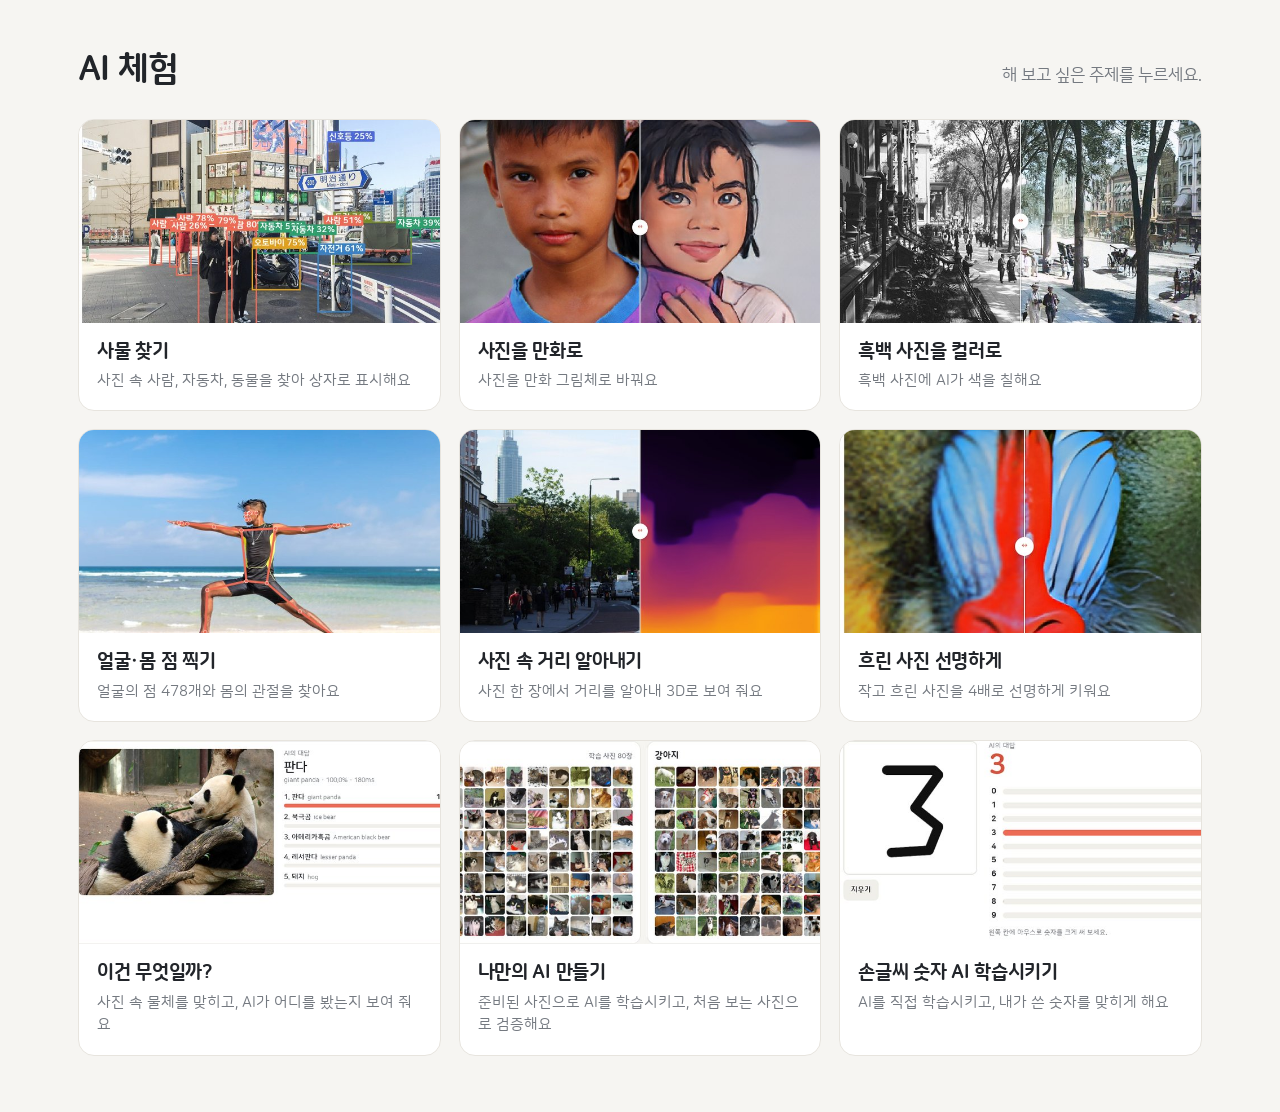
<file: index.html>
<!doctype html>
<html lang="ko">
<head>
<meta charset="utf-8">
<meta name="viewport" content="width=device-width, initial-scale=1">
<title>AI 체험</title>
<link rel="stylesheet" href="assets/css/style.css">
</head>
<body>
<main class="home">
  <div class="head">
    <h1>AI 체험</h1>
    <p class="lead">해 보고 싶은 주제를 누르세요.</p>
  </div>
  <div class="error" id="fileWarn">파일을 직접 열면 AI가 동작하지 않아요. 웹 주소(GitHub Pages 등)로 열어 주세요. 방법은 README.txt에 있어요.</div>
  <div class="menu" id="menu"></div>
</main>

<script>
  const TOPICS = [
    { id: "detect", title: "사물 찾기", desc: "사진 속 사람, 자동차, 동물을 찾아 상자로 표시해요" },
    { id: "cartoon", title: "사진을 만화로", desc: "사진을 만화 그림체로 바꿔요" },
    { id: "colorize", title: "흑백 사진을 컬러로", desc: "흑백 사진에 AI가 색을 칠해요" },
    { id: "landmarks", title: "얼굴·몸 점 찍기", desc: "얼굴의 점 478개와 몸의 관절을 찾아요" },
    { id: "depth", title: "사진 속 거리 알아내기", desc: "사진 한 장에서 거리를 알아내 3D로 보여 줘요" },
    { id: "upscale", title: "흐린 사진 선명하게", desc: "작고 흐린 사진을 4배로 선명하게 키워요" },
    { id: "classify", title: "이건 무엇일까?", desc: "사진 속 물체를 맞히고, AI가 어디를 봤는지 보여 줘요" },
    { id: "teach", title: "나만의 AI 만들기", desc: "준비된 사진으로 AI를 학습시키고, 처음 보는 사진으로 검증해요" },
    { id: "mnist", title: "손글씨 숫자 AI 학습시키기", desc: "AI를 직접 학습시키고, 내가 쓴 숫자를 맞히게 해요" },
  ];
  // 주소 끝에 ?t=detect,cartoon 처럼 붙이면 그 주제만 보여 줌
  const only = new URLSearchParams(location.search).get("t");
  const list = only ? TOPICS.filter((t) => only.split(",").includes(t.id)) : TOPICS;
  document.getElementById("menu").innerHTML = list.map((t) => `
    <a href="${t.id}.html"><img src="assets/thumbs/${t.id}.jpg" alt=""><div class="txt"><h2>${t.title}</h2><p>${t.desc}</p></div></a>`).join("");
  if (location.protocol === "file:") document.getElementById("fileWarn").classList.add("show");
</script>
</body>
</html>
</file>
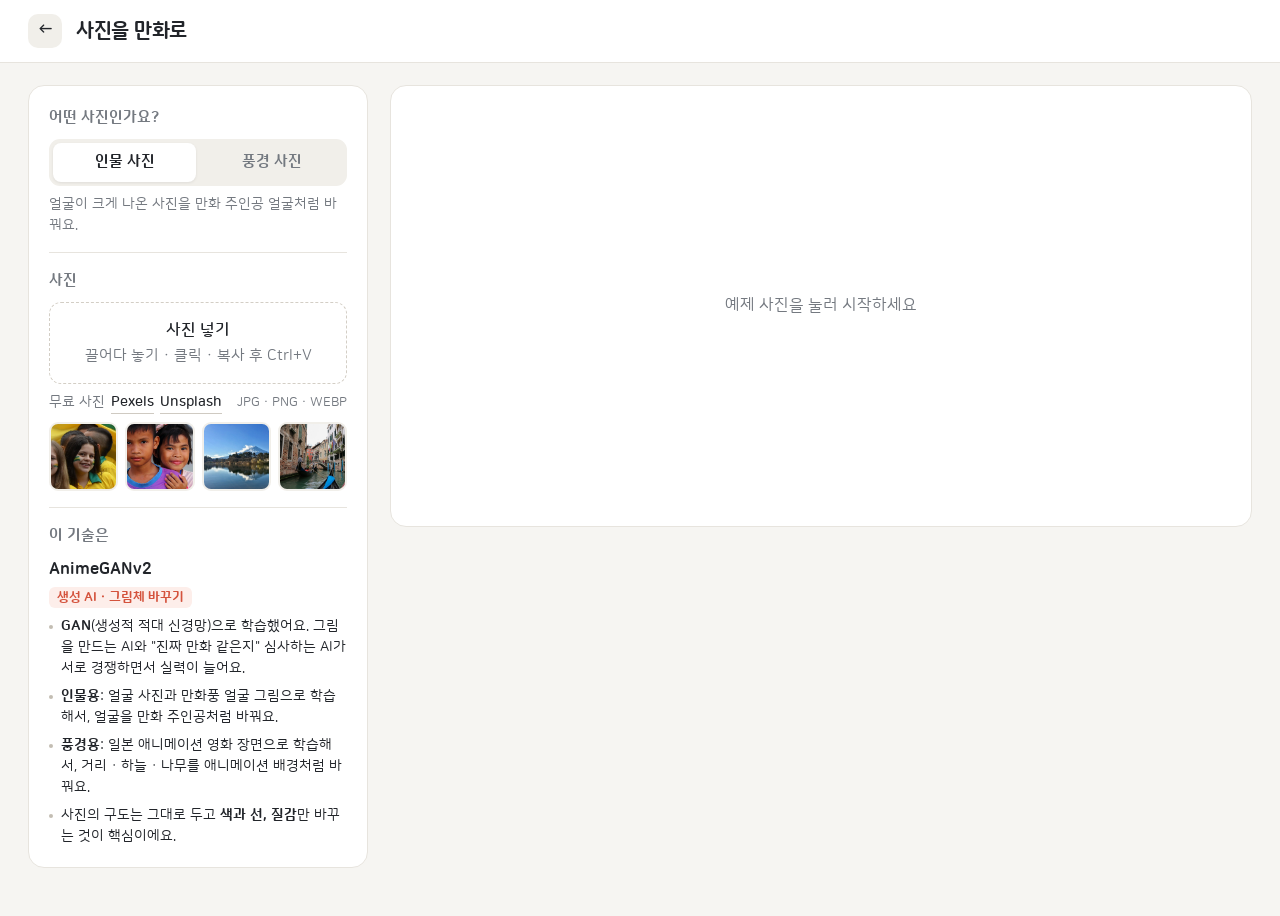
<file: cartoon.html>
<!doctype html>
<html lang="ko">
<head>
<meta charset="utf-8">
<meta name="viewport" content="width=device-width, initial-scale=1">
<title>사진을 만화로</title>
<link rel="stylesheet" href="assets/css/style.css">
</head>
<body>
<header class="top"><a class="back" href="index.html" title="처음으로">←</a><h1>사진을 만화로</h1></header>

<main class="page">
  <aside class="side">
    <section>
      <h2>어떤 사진인가요?</h2>
      <div class="tabs" id="styleSel">
        <button class="on" data-s="face" type="button">인물 사진</button>
        <button data-s="scene" type="button">풍경 사진</button>
      </div>
      <p class="small" id="styleHelp" style="margin:8px 0 0"></p>
    </section>
    <section>
      <h2>사진</h2>
      <div id="picker"></div>
    </section>
    <section class="about">
      <h2>이 기술은</h2>
      <div class="name">AnimeGANv2</div>
      <span class="field">생성 AI · 그림체 바꾸기</span>
      <ul>
        <li><b>GAN</b>(생성적 적대 신경망)으로 학습했어요. 그림을 만드는 AI와 "진짜 만화 같은지" 심사하는 AI가 서로 경쟁하면서 실력이 늘어요.</li>
        <li><b>인물용</b>: 얼굴 사진과 만화풍 얼굴 그림으로 학습해서, 얼굴을 만화 주인공처럼 바꿔요.</li>
        <li><b>풍경용</b>: 일본 애니메이션 영화 장면으로 학습해서, 거리 · 하늘 · 나무를 애니메이션 배경처럼 바꿔요.</li>
        <li>사진의 구도는 그대로 두고 <b>색과 선, 질감</b>만 바꾸는 것이 핵심이에요.</li>
      </ul>
    </section>
  </aside>

  <section class="main">
    <div class="error" id="err"></div>
    <div class="stage" id="stage">
      <div class="status" id="status"></div>
      <div class="empty" id="empty">예제 사진을 눌러 시작하세요</div>
      <div id="out" hidden>
        <div id="cmp"></div>
        <div class="row" style="margin-top:12px;justify-content:flex-end"><button class="btn ghost" id="save" type="button">결과 저장</button></div>
      </div>
    </div>
  </section>
</main>

<script src="lib/ort/ort.wasm.min.js"></script>
<script src="assets/js/common.js"></script>
<script>
(async function () {
  // AnimeGANv2 (사진 → 만화 그림체로 바꾸는 생성 AI)
  const MODELS = { face: "models/cartoon_face.onnx", scene: "models/cartoon_scene.onnx" };
  const NAMES = { face: "만화 얼굴", scene: "애니메이션 배경" };
  const HELP = { face: "얼굴이 크게 나온 사진을 만화 주인공 얼굴처럼 바꿔요.", scene: "거리 · 자연 사진을 애니메이션 영화의 배경 그림처럼 바꿔요." };
  const $ = AI.$;
  $("#picker").innerHTML = AI.pickerHTML();
  const err = AI.errorBox($("#err"));
  const loader = AI.loader($("#stage"));
  const cmp = AI.compare($("#cmp"));
  let style = "face", src = null, input = null, out = null, aiOut = null, ms = 0;

  async function run() {
    if (!src) return;
    err.hide();
    try {
      const url = MODELS[style];
      loader.show("AI 모델 불러오는 중", "9MB", 0);
      const m = await AI.loadModel(url, (p) => loader.progress(p));
      // 긴 쪽을 정한 크기로, 가로 · 세로는 8의 배수로
      // 풍경은 작게 처리하면 결과가 뿌옇게 나와서 더 크게(768) 처리
      const L = style === "scene" ? 768 : 512, r = Math.min(1, L / Math.max(src.width, src.height));
      const w = Math.max(64, Math.round((src.width * r) / 8) * 8), h = Math.max(64, Math.round((src.height * r) / 8) * 8);
      input = document.createElement("canvas"); input.width = w; input.height = h;
      const ig = input.getContext("2d", { willReadFrequently: true }); ig.imageSmoothingQuality = "high";
      ig.drawImage(src, 0, 0, w, h);
      const px = ig.getImageData(0, 0, w, h).data, n = w * h, x = new Float32Array(3 * n);
      for (let i = 0; i < n; i++) for (let k = 0; k < 3; k++) x[k * n + i] = px[i * 4 + k] / 127.5 - 1;
      loader.show("만화로 바꾸는 중", `${w}×${h}`);
      await AI.nextFrame(); await AI.sleep(30);
      const t0 = performance.now();
      const feeds = {}; feeds[m.inputNames[0]] = new ort.Tensor("float32", x, [1, 3, h, w]);
      const res = (await m.run(feeds))[m.outputNames[0]];
      ms = performance.now() - t0;
      const [, , H, W] = res.dims, N = W * H, y = res.data;
      aiOut = document.createElement("canvas"); aiOut.width = W; aiOut.height = H; aiOut.dataset.id = Date.now();
      const og = aiOut.getContext("2d"), oi = og.createImageData(W, H);
      for (let i = 0; i < N; i++) {
        for (let k = 0; k < 3; k++) oi.data[i * 4 + k] = Math.max(0, Math.min(255, Math.round((y[k * N + i] + 1) * 127.5)));
        oi.data[i * 4 + 3] = 255;
      }
      og.putImageData(oi, 0, 0);
      loader.hide();
      $("#empty").hidden = true; $("#out").hidden = false;
      show();
    } catch (e) {
      console.error(e); loader.hide();
      err.show("실행 중 문제가 생겼어요: " + (e.message || e));
    }
  }

  // 만화 효과 (영상처리) : ① 밝기를 몇 단계로 나눠 색을 평평하게 ② 주변보다 어두운 경계에 검은 선
  function boxBlur(a, w, h, r) {
    const t = new Float32Array(a.length), o = new Float32Array(a.length), k = 2 * r + 1;
    for (let y = 0; y < h; y++) {
      let s = 0; const row = y * w;
      for (let x = -r - 1; x < r; x++) s += a[row + Math.min(w - 1, Math.max(0, x))];
      for (let x = 0; x < w; x++) { s += a[row + Math.min(w - 1, x + r)] - a[row + Math.max(0, x - r - 1)]; t[row + x] = s / k; }
    }
    for (let x = 0; x < w; x++) {
      let s = 0;
      for (let y = -r - 1; y < r; y++) s += t[Math.min(h - 1, Math.max(0, y)) * w + x];
      for (let y = 0; y < h; y++) { s += t[Math.min(h - 1, y + r) * w + x] - t[Math.max(0, y - r - 1) * w + x]; o[y * w + x] = s / k; }
    }
    return o;
  }
  function toonify(c) {
    const w = c.width, h = c.height, n = w * h;
    const g = c.getContext("2d", { willReadFrequently: true }), im = g.getImageData(0, 0, w, h), d = im.data;
    const L = new Float32Array(n);
    for (let i = 0; i < n; i++) L[i] = (0.299 * d[i * 4] + 0.587 * d[i * 4 + 1] + 0.114 * d[i * 4 + 2]) / 255 + 1e-4;
    const g1 = boxBlur(L, w, h, 1), g2 = boxBlur(boxBlur(L, w, h, 2), w, h, 2);
    const LV = 7;
    const o = document.createElement("canvas"); o.width = w; o.height = h;
    const og = o.getContext("2d"), oi = og.createImageData(w, h);
    for (let i = 0; i < n; i++) {
      const lq = Math.round(L[i] * LV) / LV, lm = 0.7 * lq + 0.3 * L[i];
      const edge = Math.max(0, Math.min(1, (g2[i] - g1[i] - 0.025) / 0.03));
      const f = (lm / L[i]) * (1 - 0.8 * edge);
      for (let k = 0; k < 3; k++) oi.data[i * 4 + k] = Math.max(0, Math.min(255, d[i * 4 + k] * f));
      oi.data[i * 4 + 3] = 255;
    }
    og.putImageData(oi, 0, 0);
    return o;
  }
  function show() {
    if (!aiOut) return;
    // 풍경은 AI 결과만으로는 만화 느낌이 약해서, 윤곽선 · 색 단순화(영상처리)를 자동으로 더함
    if (!out || out.dataset.src !== String(aiOut.dataset.id)) {
      out = style === "scene" ? toonify(aiOut) : aiOut;
      out.dataset.src = String(aiOut.dataset.id);
    }
    cmp.set(input, out, "원본", NAMES[style]);
    $("#status").innerHTML = `<span class="pill accent">${NAMES[style]}</span><span class="pill">${(ms / 1000).toFixed(1)}초</span>`;
  }

  AI.$$("#styleSel button").forEach((b) => b.addEventListener("click", () => {
    AI.$$("#styleSel button").forEach((x) => x.classList.toggle("on", x === b));
    setStyle(b.dataset.s); run();
  }));
  function setStyle(s) {
    style = s;
    AI.$$("#styleSel button").forEach((x) => x.classList.toggle("on", x.dataset.s === s));
    $("#styleHelp").textContent = HELP[s];
  }
  setStyle("face");
  $("#save").addEventListener("click", () => out && AI.download(out, "AI_만화.png"));
  window.addEventListener("resize", show);

  AI.setupPicker({
    drop: $("#drop"), samplesEl: $("#samples"), maxSide: 1280,
    samples: [
      { src: "assets/samples/cartoon/fan.jpg", label: "응원하는 사람", style: "face" },
      { src: "assets/samples/cartoon/kids.jpg", label: "아이들", style: "face" },
      { src: "assets/samples/cartoon/lake.jpg", label: "호수와 산", style: "scene" },
      { src: "assets/samples/cartoon/venice.jpg", label: "베네치아 운하", style: "scene" },
    ],
    onImage: async (c, info) => { src = c; if (info && info.style) setStyle(info.style); await run(); },
    onError: (m) => err.show(m),
  });
})();
</script>
</body>
</html>
</file>
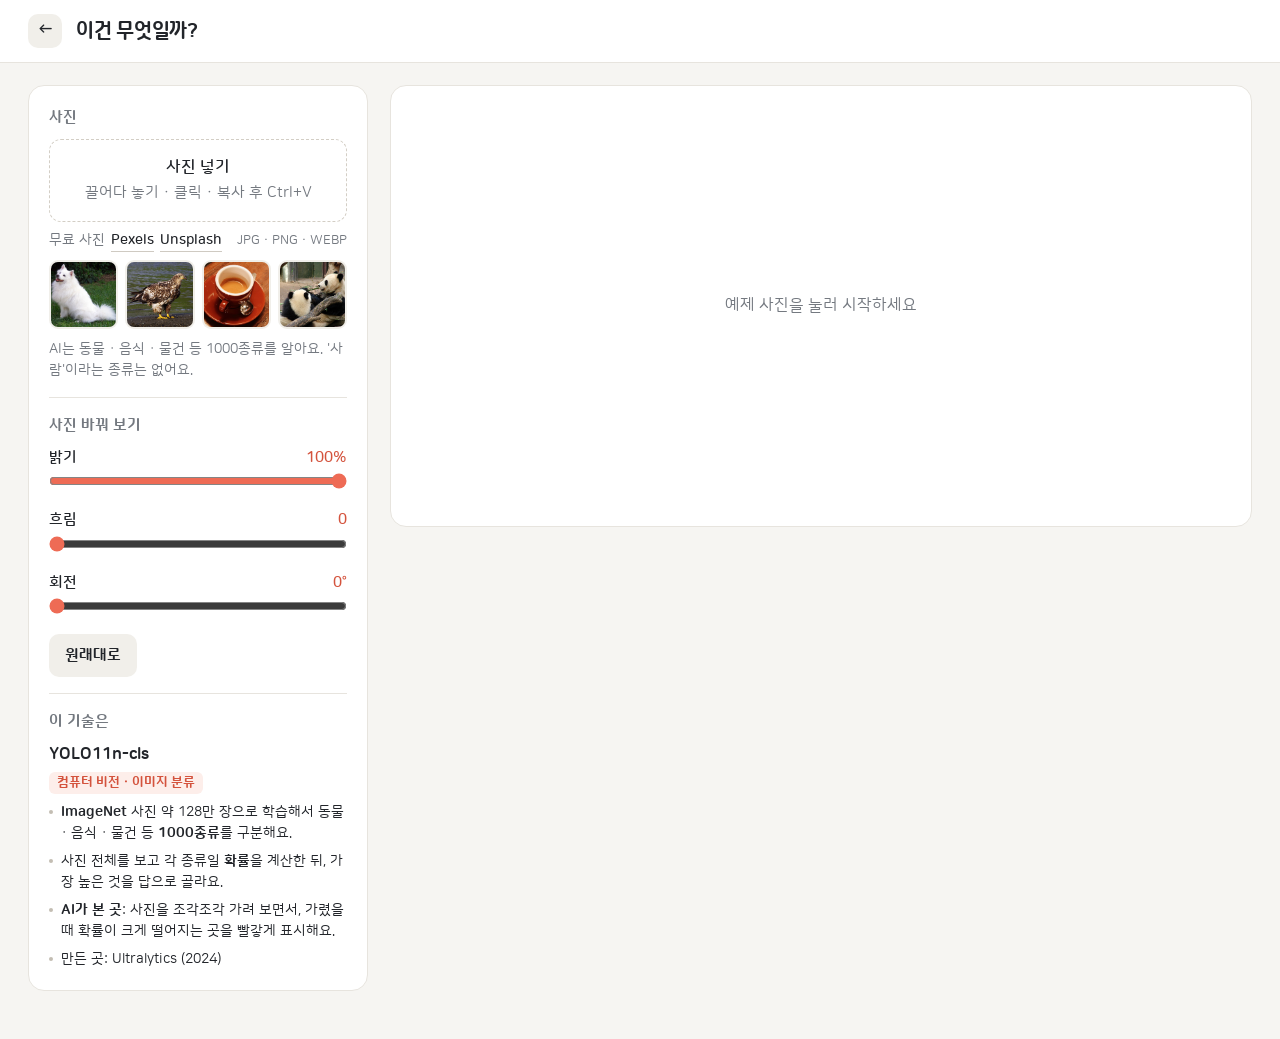
<file: classify.html>
<!doctype html>
<html lang="ko">
<head>
<meta charset="utf-8">
<meta name="viewport" content="width=device-width, initial-scale=1">
<title>이건 무엇일까?</title>
<link rel="stylesheet" href="assets/css/style.css">
<style>
  .split { display: grid; grid-template-columns: minmax(0, 1.1fr) minmax(0, 1fr); gap: 22px; align-items: start; }
  @media (max-width: 1100px) { .split { grid-template-columns: 1fr; } }
  .split canvas { display: block; max-height: 56vh; border-radius: 8px; margin: 0 auto; }
  .answer { font-size: 14px; color: var(--muted); }
  .answer b { display: block; font-size: 28px; color: var(--text); letter-spacing: -0.5px; line-height: 1.3; }
  .heat { display: grid; grid-template-columns: repeat(2, minmax(0, 1fr)); gap: 16px; margin-top: 14px; }
  .heat figure { margin: 0; } .heat figcaption { font-size: 13.5px; color: var(--muted); margin-bottom: 6px; }
  .heat canvas { width: 100%; height: auto; border-radius: 8px; display: block; }
  .legend { height: 8px; border-radius: 99px; background: linear-gradient(90deg, #00008f, #0050ff, #00dfff, #70ff8f, #ffe000, #ff5000, #8f0000); margin-top: 8px; }
</style>
</head>
<body>
<header class="top"><a class="back" href="index.html" title="처음으로">←</a><h1>이건 무엇일까?</h1></header>

<main class="page">
  <aside class="side">
    <section>
      <h2>사진</h2>
      <div id="picker"></div>
      <p class="small" style="margin:10px 0 0">AI는 동물 · 음식 · 물건 등 1000종류를 알아요. '사람'이라는 종류는 없어요.</p>
    </section>
    <section>
      <h2>사진 바꿔 보기</h2>
      <div class="ctrl"><label>밝기 <b id="brightVal">100%</b></label><input type="range" id="bright" min="0.04" max="1" step="0.02" value="1"></div>
      <div class="ctrl"><label>흐림 <b id="blurVal">0</b></label><input type="range" id="blur" min="0" max="24" step="1" value="0"></div>
      <div class="ctrl"><label>회전 <b id="rotVal">0°</b></label><input type="range" id="rot" min="0" max="180" step="10" value="0"></div>
      <button class="btn ghost" id="reset" type="button" style="margin-top:12px">원래대로</button>
    </section>
    <section class="about">
      <h2>이 기술은</h2>
      <div class="name">YOLO11n-cls</div>
      <span class="field">컴퓨터 비전 · 이미지 분류</span>
      <ul>
        <li><b>ImageNet</b> 사진 약 128만 장으로 학습해서 동물 · 음식 · 물건 등 <b>1000종류</b>를 구분해요.</li>
        <li>사진 전체를 보고 각 종류일 <b>확률</b>을 계산한 뒤, 가장 높은 것을 답으로 골라요.</li>
        <li><b>AI가 본 곳</b>: 사진을 조각조각 가려 보면서, 가렸을 때 확률이 크게 떨어지는 곳을 빨갛게 표시해요.</li>
        <li>만든 곳: Ultralytics (2024)</li>
      </ul>
    </section>
  </aside>

  <section class="main">
    <div class="error" id="err"></div>
    <div class="stage" id="stage">
      <div class="empty" id="empty">예제 사진을 눌러 시작하세요</div>
      <div class="split" id="result" hidden>
        <canvas id="view"></canvas>
        <div>
          <div class="answer">AI의 대답<b id="top1"></b></div>
          <p class="small" id="meta" style="margin:0 0 14px"></p>
          <div class="bars" id="bars"></div>
        </div>
      </div>
    </div>

    <div class="card" id="heatPanel" hidden>
      <div class="row" style="justify-content:space-between">
        <h3 style="margin:0">AI는 어디를 봤을까?</h3>
        <div class="row">
          <label class="check" style="margin:0"><input type="checkbox" id="fine"> 자세히</label>
          <button class="btn" id="heatBtn" type="button">AI가 본 곳 보기</button>
        </div>
      </div>
      <p class="small" style="margin:6px 0 0">사진을 조각조각 가려 보면서, 가렸을 때 1등 답의 확률이 크게 떨어지는 곳을 빨갛게 표시해요.</p>
      <div class="heat" id="heat" hidden>
        <figure><figcaption>AI에 들어가는 사진 (224×224)</figcaption><canvas id="input"></canvas></figure>
        <figure><figcaption id="heatCap"></figcaption><canvas id="heatmap"></canvas><div class="legend"></div>
          <div class="small" style="display:flex;justify-content:space-between"><span>가려도 그대로</span><span>확률이 크게 떨어짐</span></div></figure>
      </div>
    </div>
  </section>
</main>

<script src="lib/ort/ort.wasm.min.js"></script>
<script src="assets/js/common.js"></script>
<script src="assets/js/labels-ko.js"></script>
<script src="assets/js/yolo.js"></script>
<script>
(async function () {
  const MODEL = "models/yolo11n-cls.onnx";
  const $ = AI.$;
  $("#picker").innerHTML = AI.pickerHTML();
  const err = AI.errorBox($("#err"));
  const loader = AI.loader($("#stage"));
  let model = null, src = null, cur = null, top = [];

  async function getModel() {
    if (model) return model;
    loader.show("AI 모델 불러오는 중", "11MB", 0);
    model = await AI.loadModel(MODEL, (p) => loader.progress(p));
    return model;
  }
  const opts = () => ({ bright: +$("#bright").value, blur: +$("#blur").value, rotate: +$("#rot").value });

  async function run() {
    if (!src) return;
    err.hide();
    try {
      const m = await getModel();
      loader.hide();
      const o = opts();
      cur = o.bright !== 1 || o.blur > 0 || o.rotate ? AI.adjust(src, o) : src;
      const t0 = performance.now();
      const probs = Array.from(await YOLO.classifyData(m, YOLO.toTensorData(YOLO.classifyInput(cur))));
      const ms = performance.now() - t0;
      top = probs.map((p, i) => [p, i]).sort((a, b) => b[0] - a[0]).slice(0, 5);
      const v = $("#view"); v.width = cur.width; v.height = cur.height;
      v.getContext("2d").drawImage(cur, 0, 0);
      $("#top1").textContent = IMAGENET_KO[top[0][1]];
      $("#meta").textContent = `${IMAGENET_EN[top[0][1]]} · ${AI.pct(top[0][0], 1)} · ${Math.round(ms)}ms`;
      $("#bars").innerHTML = top.map(([p, i], k) => `
        <div class="it ${k === 0 ? "top" : ""}"><div class="name">${k + 1}. ${IMAGENET_KO[i]}<small>${IMAGENET_EN[i]}</small></div>
        <div class="val">${AI.pct(p, 1)}</div><div class="track"><i style="width:${(p * 100).toFixed(1)}%"></i></div></div>`).join("");
      $("#empty").hidden = true; $("#result").hidden = false;
      $("#heatPanel").hidden = false; $("#heat").hidden = true;
      $("#heatBtn").textContent = "AI가 본 곳 보기";
    } catch (e) {
      console.error(e); loader.hide();
      err.show("실행 중 문제가 생겼어요: " + (e.message || e));
    }
  }

  // 색 지도 (파랑 → 빨강)
  function jet(t) {
    t = Math.max(0, Math.min(1, t));
    const f = (k) => Math.max(0, Math.min(1, 1.5 - Math.abs(4 * t - k))) * 255;
    return [f(3), f(2), f(1)];
  }

  $("#heatBtn").addEventListener("click", async () => {
    if (!cur) return;
    const m = await getModel();
    const S = 224, n = $("#fine").checked ? 14 : 7, P = S / n;
    const inp = YOLO.classifyInput(cur);
    const base = YOLO.toTensorData(inp);
    const target = top[0][1], baseP = top[0][0];
    const heat = new Float32Array(n * n);
    const btn = $("#heatBtn");
    btn.disabled = true;
    for (let r = 0; r < n; r++) {
      for (let c = 0; c < n; c++) {
        const x = base.slice();
        for (let ch = 0; ch < 3; ch++)
          for (let y = r * P; y < (r + 1) * P; y++)
            for (let xx = c * P; xx < (c + 1) * P; xx++) x[ch * S * S + y * S + xx] = 0.5; // 회색으로 가리기
        heat[r * n + c] = Math.max(0, baseP - (await YOLO.classifyData(m, x))[target]);
      }
      btn.textContent = `가려 보는 중 ${Math.round(((r + 1) / n) * 100)}%`;
      await AI.nextFrame();
    }
    btn.disabled = false;
    btn.textContent = "다시 보기";
    const D = 448;
    const ic = $("#input"); ic.width = D; ic.height = D;
    ic.getContext("2d").drawImage(inp, 0, 0, D, D);
    const small = document.createElement("canvas"); small.width = n; small.height = n;
    const sg = small.getContext("2d"), im = sg.createImageData(n, n);
    const mx = Math.max(1e-6, ...heat);
    for (let i = 0; i < n * n; i++) { const [r, g, b] = jet(heat[i] / mx); im.data.set([r, g, b, 255], i * 4); }
    sg.putImageData(im, 0, 0);
    const hc = $("#heatmap"); hc.width = D; hc.height = D;
    const hg = hc.getContext("2d");
    hg.drawImage(inp, 0, 0, D, D);
    hg.globalAlpha = 0.5;
    hg.drawImage(small, 0, 0, D, D);
    hg.globalAlpha = 1;
    $("#heatCap").textContent = `'${IMAGENET_KO[target]}' 확률이 떨어진 정도 (최대 −${(mx * 100).toFixed(0)}%p)`;
    $("#heat").hidden = false;
  });

  const label = () => {
    $("#brightVal").textContent = Math.round(+$("#bright").value * 100) + "%";
    $("#blurVal").textContent = $("#blur").value;
    $("#rotVal").textContent = $("#rot").value + "°";
  };
  let t = null;
  for (const id of ["#bright", "#blur", "#rot"]) $(id).addEventListener("input", () => { label(); clearTimeout(t); t = setTimeout(run, 120); });
  $("#reset").addEventListener("click", () => { $("#bright").value = 1; $("#blur").value = 0; $("#rot").value = 0; label(); run(); });

  AI.setupPicker({
    drop: $("#drop"), samplesEl: $("#samples"), maxSide: 1024,
    samples: [
      { src: "assets/samples/classify/dog.jpg", label: "강아지" },
      { src: "assets/samples/classify/eagle.jpg", label: "독수리" },
      { src: "assets/samples/classify/coffee.jpg", label: "커피잔" },
      { src: "assets/samples/classify/panda.jpg", label: "판다" },
    ],
    onImage: async (c) => { src = c; await run(); },
    onError: (m) => err.show(m),
  });
})();
</script>
</body>
</html>
</file>
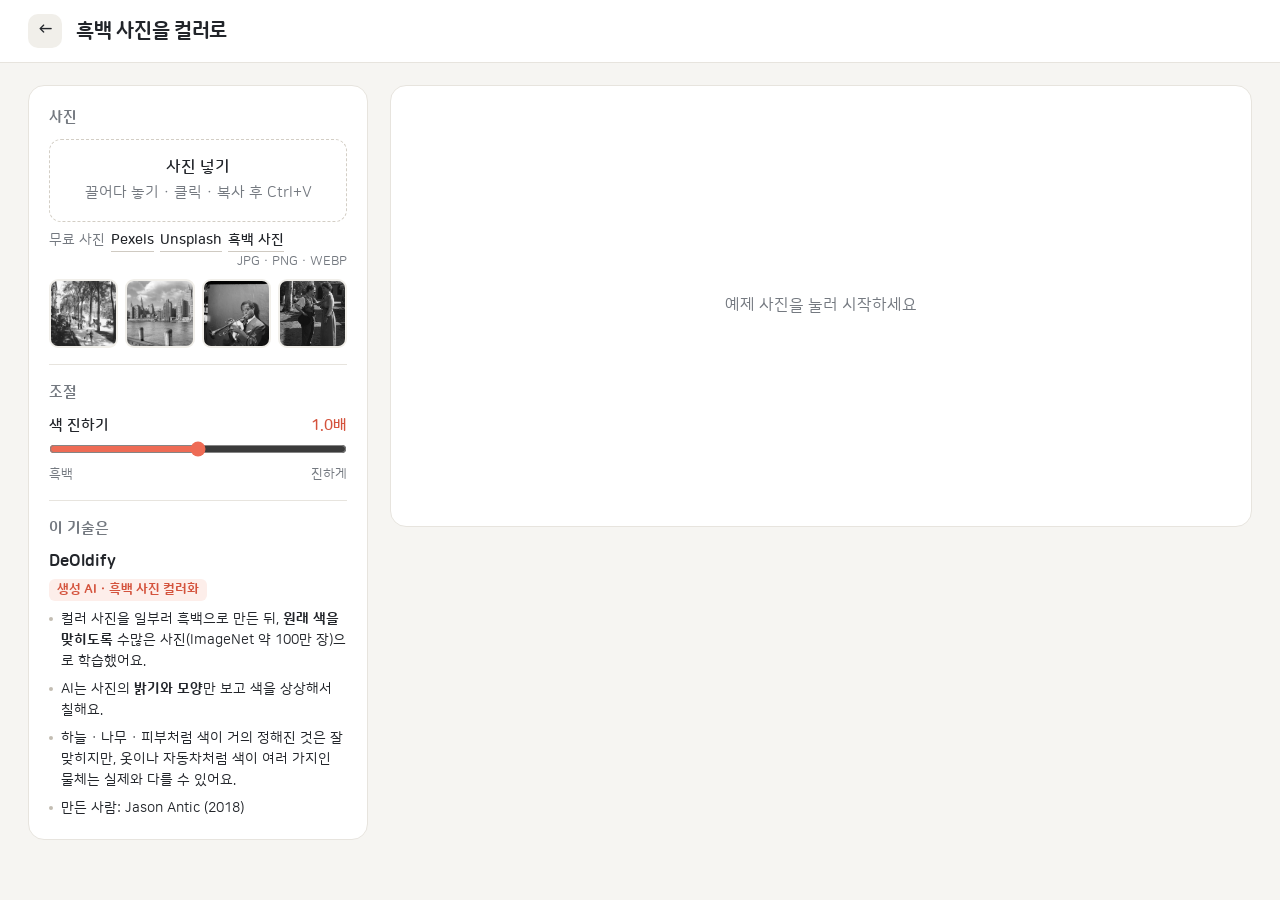
<file: colorize.html>
<!doctype html>
<html lang="ko">
<head>
<meta charset="utf-8">
<meta name="viewport" content="width=device-width, initial-scale=1">
<title>흑백 사진을 컬러로</title>
<link rel="stylesheet" href="assets/css/style.css">
</head>
<body>
<header class="top"><a class="back" href="index.html" title="처음으로">←</a><h1>흑백 사진을 컬러로</h1></header>

<main class="page">
  <aside class="side">
    <section>
      <h2>사진</h2>
      <div id="picker"></div>
    </section>
    <section>
      <h2>조절</h2>
      <div class="ctrl">
        <label>색 진하기 <b id="satVal">1.0배</b></label>
        <input type="range" id="sat" min="0" max="2" step="0.1" value="1">
        <div class="ends"><span>흑백</span><span>진하게</span></div>
      </div>
    </section>
    <section class="about">
      <h2>이 기술은</h2>
      <div class="name">DeOldify</div>
      <span class="field">생성 AI · 흑백 사진 컬러화</span>
      <ul>
        <li>컬러 사진을 일부러 흑백으로 만든 뒤, <b>원래 색을 맞히도록</b> 수많은 사진(ImageNet 약 100만 장)으로 학습했어요.</li>
        <li>AI는 사진의 <b>밝기와 모양</b>만 보고 색을 상상해서 칠해요.</li>
        <li>하늘 · 나무 · 피부처럼 색이 거의 정해진 것은 잘 맞히지만, 옷이나 자동차처럼 색이 여러 가지인 물체는 실제와 다를 수 있어요.</li>
        <li>만든 사람: Jason Antic (2018)</li>
      </ul>
    </section>
  </aside>

  <section class="main">
    <div class="error" id="err"></div>
    <div class="stage" id="stage">
      <div class="status" id="status"></div>
      <div class="empty" id="empty">예제 사진을 눌러 시작하세요</div>
      <div id="out" hidden>
        <div id="cmp"></div>
        <div class="row" style="margin-top:12px;justify-content:space-between">
          <div class="tabs" id="leftSel">
            <button class="on" data-k="gray" type="button">흑백</button>
            <button data-k="orig" type="button">원래 색</button>
          </div>
          <button class="btn ghost" id="save" type="button">결과 저장</button>
        </div>
      </div>
    </div>
  </section>
</main>

<script src="lib/ort/ort.wasm.min.js"></script>
<script src="assets/js/common.js"></script>
<script>
(async function () {
  // DeOldify (artistic) : 흑백 사진 → 색 예측. 64MB 를 11MB 조각 6개로 나눠 둠 (GitHub 웹 업로드 제한)
  const MODEL = [0, 1, 2, 3, 4, 5].map((i) => "models/colorize/deoldify.part" + i);
  const $ = AI.$;
  $("#picker").innerHTML = AI.pickerHTML(` <a href="https://www.pexels.com/ko-kr/search/black%20and%20white/" target="_blank" rel="noopener">흑백 사진</a>`);
  const err = AI.errorBox($("#err"));
  const loader = AI.loader($("#stage"));
  const cmp = AI.compare($("#cmp"));
  let model = null, src = null, isColor = false, gray = null, L = null, A = null, B = null, out = null, left = "gray";

  async function getModel() {
    if (model) return model;
    loader.show("AI 모델 불러오는 중", "64MB · 처음 한 번만", 0);
    model = await AI.loadModel(MODEL, (p) => loader.progress(p));
    return model;
  }

  /* sRGB ↔ Lab */
  const lin = (c) => (c <= 0.04045 ? c / 12.92 : ((c + 0.055) / 1.055) ** 2.4);
  const gam = (c) => (c <= 0.0031308 ? 12.92 * c : 1.055 * c ** (1 / 2.4) - 0.055);
  const fx = (t) => (t > 0.008856 ? Math.cbrt(t) : 7.787 * t + 16 / 116);
  const fi = (t) => (t > 0.206893 ? t * t * t : (t - 16 / 116) / 7.787);
  function rgb2lab(r, g, b) {
    r = lin(r / 255); g = lin(g / 255); b = lin(b / 255);
    const X = (0.4124 * r + 0.3576 * g + 0.1805 * b) / 0.95047, Y = 0.2126 * r + 0.7152 * g + 0.0722 * b, Z = (0.0193 * r + 0.1192 * g + 0.9505 * b) / 1.08883;
    const x = fx(X), y = fx(Y), z = fx(Z);
    return [116 * y - 16, 500 * (x - y), 200 * (y - z)];
  }
  function lab2rgb(l, a, b) {
    const y = (l + 16) / 116, x = y + a / 500, z = y - b / 200;
    const X = fi(x) * 0.95047, Y = fi(y), Z = fi(z) * 1.08883;
    const r = 3.2406 * X - 1.5372 * Y - 0.4986 * Z, g = -0.9689 * X + 1.8758 * Y + 0.0415 * Z, bb = 0.0557 * X - 0.204 * Y + 1.057 * Z;
    return [gam(r), gam(g), gam(bb)].map((v) => Math.max(0, Math.min(255, Math.round(v * 255))));
  }

  async function run() {
    if (!src) return;
    err.hide();
    try {
      const m = await getModel();
      const w = src.width, h = src.height, n = w * h;
      const px = src.getContext("2d").getImageData(0, 0, w, h).data;
      // 컬러 사진인지 확인 → 흑백 만들기
      let diff = 0;
      for (let i = 0; i < px.length; i += 16) diff += Math.abs(px[i] - px[i + 1]) + Math.abs(px[i + 1] - px[i + 2]);
      isColor = diff / (px.length / 16) > 6;
      gray = document.createElement("canvas"); gray.width = w; gray.height = h;
      const gg = gray.getContext("2d"), gi = gg.createImageData(w, h);
      L = new Float32Array(n);
      for (let i = 0; i < n; i++) {
        const v = Math.round(0.299 * px[i * 4] + 0.587 * px[i * 4 + 1] + 0.114 * px[i * 4 + 2]);
        gi.data[i * 4] = gi.data[i * 4 + 1] = gi.data[i * 4 + 2] = v; gi.data[i * 4 + 3] = 255;
        L[i] = rgb2lab(v, v, v)[0];
      }
      gg.putImageData(gi, 0, 0);
      // AI 에 넣기 (정사각형으로 줄인 흑백, 0~255)
      const S = 256;
      const sq = document.createElement("canvas"); sq.width = S; sq.height = S;
      const sg = sq.getContext("2d", { willReadFrequently: true }); sg.imageSmoothingQuality = "high";
      sg.drawImage(gray, 0, 0, S, S);
      const sp = sg.getImageData(0, 0, S, S).data, x = new Float32Array(3 * S * S);
      for (let i = 0; i < S * S; i++) x[i] = x[S * S + i] = x[2 * S * S + i] = sp[i * 4];
      loader.show("AI가 색을 칠하는 중", `${S}×${S}`);
      await AI.nextFrame(); await AI.sleep(30);
      const t0 = performance.now();
      const feeds = {}; feeds[m.inputNames[0]] = new ort.Tensor("float32", x, [1, 3, S, S]);
      const y = (await m.run(feeds))[m.outputNames[0]].data;
      const ms = performance.now() - t0;
      // 결과(정사각형) → 원래 크기로 늘려서 색(a, b)만 가져오기
      const oc = document.createElement("canvas"); oc.width = S; oc.height = S;
      const og = oc.getContext("2d"), oi = og.createImageData(S, S);
      for (let i = 0; i < S * S; i++) {
        for (let k = 0; k < 3; k++) oi.data[i * 4 + k] = Math.max(0, Math.min(255, y[k * S * S + i]));
        oi.data[i * 4 + 3] = 255;
      }
      og.putImageData(oi, 0, 0);
      const big = document.createElement("canvas"); big.width = w; big.height = h;
      const bg = big.getContext("2d", { willReadFrequently: true }); bg.imageSmoothingQuality = "high";
      bg.drawImage(oc, 0, 0, w, h);
      const bp = bg.getImageData(0, 0, w, h).data;
      A = new Float32Array(n); B = new Float32Array(n);
      for (let i = 0; i < n; i++) { const lab = rgb2lab(bp[i * 4], bp[i * 4 + 1], bp[i * 4 + 2]); A[i] = lab[1]; B[i] = lab[2]; }
      loader.hide();
      compose();
      $("#leftSel").hidden = !isColor;
      if (!isColor) left = "gray";
      $("#status").innerHTML = `<span class="pill accent">${isColor ? "컬러 사진 → 흑백 → AI 색칠" : "흑백 사진 → AI 색칠"}</span><span class="pill">${(ms / 1000).toFixed(1)}초</span>`;
      $("#empty").hidden = true; $("#out").hidden = false;
      show();
    } catch (e) {
      console.error(e); loader.hide();
      err.show("실행 중 문제가 생겼어요: " + (e.message || e));
    }
  }

  // 밝기(L)는 원래 사진 그대로, 색(a, b)만 AI 의 것 사용
  function compose() {
    const w = src.width, h = src.height, k = +$("#sat").value;
    out = document.createElement("canvas"); out.width = w; out.height = h;
    const g = out.getContext("2d"), im = g.createImageData(w, h);
    for (let i = 0; i < w * h; i++) {
      const [r, gg, b] = lab2rgb(L[i], A[i] * k, B[i] * k);
      im.data[i * 4] = r; im.data[i * 4 + 1] = gg; im.data[i * 4 + 2] = b; im.data[i * 4 + 3] = 255;
    }
    g.putImageData(im, 0, 0);
  }
  const show = () => out && cmp.set(left === "orig" ? src : gray, out, left === "orig" ? "원래 색" : "흑백", "AI 색칠");

  AI.$$("#leftSel button").forEach((b) => b.addEventListener("click", () => {
    AI.$$("#leftSel button").forEach((x) => x.classList.toggle("on", x === b));
    left = b.dataset.k; show();
  }));
  $("#sat").addEventListener("input", () => { $("#satVal").textContent = (+$("#sat").value).toFixed(1) + "배"; if (A) { compose(); show(); } });
  $("#save").addEventListener("click", () => out && AI.download(out, "AI_컬러.png"));
  window.addEventListener("resize", show);

  AI.setupPicker({
    drop: $("#drop"), samplesEl: $("#samples"), maxSide: 1024,
    samples: [
      { src: "assets/samples/colorize/street1910.jpg", label: "가로수 길 (1900년대)" },
      { src: "assets/samples/colorize/river1931.jpg", label: "뉴욕 강가 (1931년)" },
      { src: "assets/samples/colorize/trumpet1946.jpg", label: "루이 암스트롱 (1946년)" },
      { src: "assets/samples/colorize/friends1919.jpg", label: "헬렌 켈러와 찰리 채플린 (1919년)" },
    ],
    onImage: async (c) => {
      src = c; left = "gray";
      AI.$$("#leftSel button").forEach((x) => x.classList.toggle("on", x.dataset.k === "gray"));
      await run();
    },
    onError: (m) => err.show(m),
  });
})();
</script>
</body>
</html>
</file>
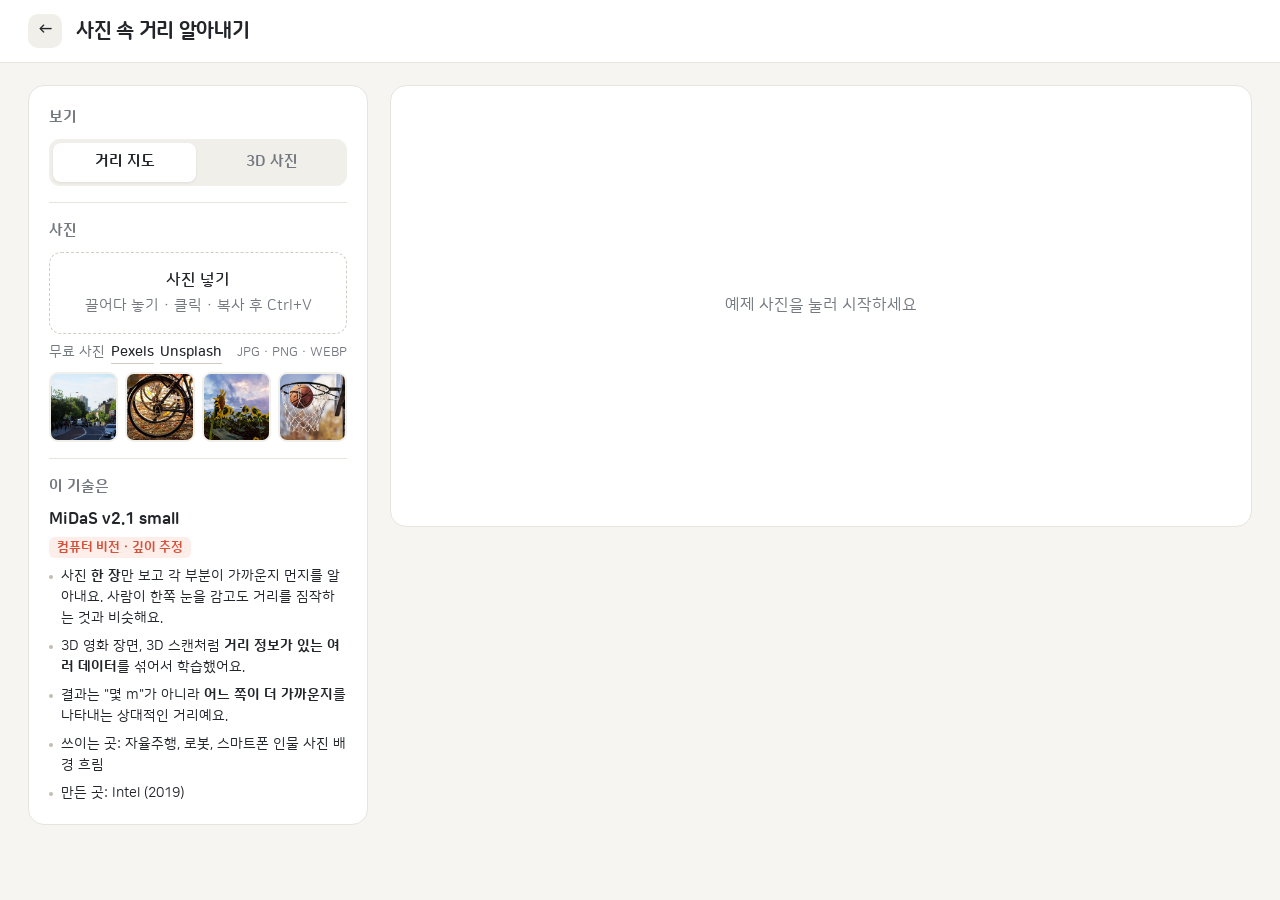
<file: depth.html>
<!doctype html>
<html lang="ko">
<head>
<meta charset="utf-8">
<meta name="viewport" content="width=device-width, initial-scale=1">
<title>사진 속 거리 알아내기</title>
<link rel="stylesheet" href="assets/css/style.css">
<style>
  #gl { display: block; margin: 0 auto; border-radius: 8px; cursor: move; max-width: 100%; }
  .how3d { margin-top: 12px; background: var(--soft); border-radius: 10px; padding: 10px 12px; font-size: 13.5px; }
  .how3d ol { margin: 6px 0 0; padding-left: 18px; display: grid; gap: 4px; color: #4a4e55; }
  .legend { height: 8px; border-radius: 99px; background: linear-gradient(90deg, #000004, #420a68, #932667, #dd513a, #fca50a, #fcffa4); margin-top: 10px; }
</style>
</head>
<body>
<header class="top"><a class="back" href="index.html" title="처음으로">←</a><h1>사진 속 거리 알아내기</h1></header>

<main class="page">
  <aside class="side">
    <section>
      <h2>보기</h2>
      <div class="tabs" id="mode">
        <button class="on" data-m="map" type="button">거리 지도</button>
        <button data-m="3d" type="button">3D 사진</button>
      </div>
      <div class="ctrl" id="d3Ctrl" style="margin-top:12px" hidden>
        <label>입체감 <b id="d3Val">1.0</b></label>
        <input type="range" id="d3" min="0.2" max="2.5" step="0.1" value="1">
        <p class="small" style="margin:6px 0 0">사진 위에서 마우스를 움직여 보세요.</p>
        <div class="how3d">
          <b>3D 사진은 이렇게 만들어요</b>
          <ol>
            <li>AI가 만든 <b>거리 지도</b>로 사진의 점마다 가까운지 먼지를 알아요.</li>
            <li>마우스를 움직이면 <b>가까운 점은 많이, 먼 점은 조금</b> 옮겨서 다시 그려요.</li>
            <li>기차 창밖을 볼 때 가까운 나무는 빨리, 먼 산은 천천히 지나가는 것과 같은 원리(<b>시차</b>)라서 눈이 입체로 느껴요.</li>
            <li>그림은 그래픽카드(WebGL)가 1초에 수십 번 새로 그려요.</li>
            <li>원래 사진에 없던 뒷부분을 새로 만들지는 않아요. 그래서 입체감을 키우면 물체 가장자리가 늘어나 보여요.</li>
          </ol>
        </div>
      </div>
    </section>
    <section>
      <h2>사진</h2>
      <div id="picker"></div>
    </section>
    <section class="about">
      <h2>이 기술은</h2>
      <div class="name">MiDaS v2.1 small</div>
      <span class="field">컴퓨터 비전 · 깊이 추정</span>
      <ul>
        <li>사진 <b>한 장</b>만 보고 각 부분이 가까운지 먼지를 알아내요. 사람이 한쪽 눈을 감고도 거리를 짐작하는 것과 비슷해요.</li>
        <li>3D 영화 장면, 3D 스캔처럼 <b>거리 정보가 있는 여러 데이터</b>를 섞어서 학습했어요.</li>
        <li>결과는 "몇 m"가 아니라 <b>어느 쪽이 더 가까운지</b>를 나타내는 상대적인 거리예요.</li>
        <li>쓰이는 곳: 자율주행, 로봇, 스마트폰 인물 사진 배경 흐림</li>
        <li>만든 곳: Intel (2019)</li>
      </ul>
    </section>
  </aside>

  <section class="main">
    <div class="error" id="err"></div>
    <div class="stage" id="stage">
      <div class="status" id="status"></div>
      <div class="empty" id="empty">예제 사진을 눌러 시작하세요</div>
      <div id="out" hidden>
        <div id="cmp"></div>
        <canvas id="gl" hidden></canvas>
        <div id="legendBox" style="max-width:420px;margin:12px auto 0">
          <div class="legend"></div>
          <div class="small" style="display:flex;justify-content:space-between"><span>멀다</span><span>가깝다</span></div>
        </div>
      </div>
    </div>
  </section>
</main>

<script src="lib/ort/ort.wasm.min.js"></script>
<script src="assets/js/common.js"></script>
<script>
(async function () {
  const MODEL = "models/depth_midas_small.onnx"; // MiDaS v2.1 small
  const $ = AI.$;
  $("#picker").innerHTML = AI.pickerHTML();
  const err = AI.errorBox($("#err"));
  const loader = AI.loader($("#stage"));
  const cmp = AI.compare($("#cmp"));
  let model = null, src = null, depth = null, depthCanvas = null, colorMap = null, mode = "map";

  async function getModel() {
    if (model) return model;
    loader.show("AI 모델 불러오는 중", "17MB", 0);
    model = await AI.loadModel(MODEL, (p) => loader.progress(p));
    return model;
  }

  // 색 지도 (멀다: 검정 · 보라 → 가깝다: 주황 · 노랑)
  const STOPS = [[0, 0, 4], [66, 10, 104], [147, 38, 103], [221, 81, 58], [252, 165, 10], [252, 255, 164]];
  function inferno(t) {
    t = Math.max(0, Math.min(1, t)) * (STOPS.length - 1);
    const i = Math.min(STOPS.length - 2, Math.floor(t)), f = t - i;
    return STOPS[i].map((v, k) => Math.round(v + (STOPS[i + 1][k] - v) * f));
  }

  async function run() {
    if (!src) return;
    err.hide();
    try {
      const m = await getModel();
      const S = 256;
      const sq = document.createElement("canvas"); sq.width = S; sq.height = S;
      const sg = sq.getContext("2d", { willReadFrequently: true }); sg.imageSmoothingQuality = "high";
      sg.drawImage(src, 0, 0, S, S);
      const px = sg.getImageData(0, 0, S, S).data, n = S * S, x = new Float32Array(3 * n);
      const mean = [0.485, 0.456, 0.406], std = [0.229, 0.224, 0.225];
      for (let i = 0; i < n; i++) for (let k = 0; k < 3; k++) x[k * n + i] = (px[i * 4 + k] / 255 - mean[k]) / std[k];
      loader.show("거리를 계산하는 중");
      await AI.nextFrame();
      const t0 = performance.now();
      const feeds = {}; feeds[m.inputNames[0]] = new ort.Tensor("float32", x, [1, 3, S, S]);
      const y = (await m.run(feeds))[m.outputNames[0]].data;
      const ms = performance.now() - t0;
      // 0(멀다) ~ 1(가깝다) 로 맞추기
      let lo = Infinity, hi = -Infinity;
      for (let i = 0; i < n; i++) { lo = Math.min(lo, y[i]); hi = Math.max(hi, y[i]); }
      const d = document.createElement("canvas"); d.width = S; d.height = S;
      const dg = d.getContext("2d"), di = dg.createImageData(S, S);
      for (let i = 0; i < n; i++) { const v = Math.round(((y[i] - lo) / (hi - lo + 1e-9)) * 255); di.data.set([v, v, v, 255], i * 4); }
      dg.putImageData(di, 0, 0);
      // 원래 사진 크기로 늘리기
      depthCanvas = document.createElement("canvas"); depthCanvas.width = src.width; depthCanvas.height = src.height;
      const bg = depthCanvas.getContext("2d", { willReadFrequently: true }); bg.imageSmoothingQuality = "high";
      bg.drawImage(d, 0, 0, src.width, src.height);
      const bp = bg.getImageData(0, 0, src.width, src.height).data;
      depth = new Float32Array(src.width * src.height);
      colorMap = document.createElement("canvas"); colorMap.width = src.width; colorMap.height = src.height;
      const cg = colorMap.getContext("2d"), ci = cg.createImageData(src.width, src.height);
      for (let i = 0; i < depth.length; i++) { depth[i] = bp[i * 4] / 255; ci.data.set([...inferno(depth[i]), 255], i * 4); }
      cg.putImageData(ci, 0, 0);
      loader.hide();
      $("#status").innerHTML = `<span class="pill">${Math.round(ms)}ms</span>`;
      $("#empty").hidden = true; $("#out").hidden = false;
      glReady = false;
      render();
    } catch (e) {
      console.error(e); loader.hide();
      err.show("실행 중 문제가 생겼어요: " + (e.message || e));
    }
  }

  function render() {
    if (!depth) return;
    $("#cmp").hidden = mode !== "map";
    $("#gl").hidden = mode !== "3d";
    $("#legendBox").hidden = mode !== "map";
    $("#d3Ctrl").hidden = mode !== "3d";
    if (mode === "map") cmp.set(src, colorMap, "사진", "거리 지도");
    else start3d();
  }

  /* 3D 사진 : 가까운 곳은 많이, 먼 곳은 조금 움직여서 입체처럼 보이게 (WebGL) */
  let gl = null, prog = null, glReady = false, mouse = [0, 0], auto = true, raf = 0;
  function start3d() {
    const c = $("#gl");
    const avail = $("#stage").clientWidth - 34, vh = window.innerHeight * 0.66;
    const k = Math.min(avail / src.width, vh / src.height);
    c.width = Math.round(src.width * k); c.height = Math.round(src.height * k);
    if (!gl) {
      gl = c.getContext("webgl");
      if (!gl) { err.show("이 컴퓨터에서는 3D 보기를 쓸 수 없어요 (WebGL 없음)."); return; }
      const vs = `attribute vec2 p; varying vec2 uv; void main(){ uv = p * 0.5 + 0.5; uv.y = 1.0 - uv.y; gl_Position = vec4(p, 0.0, 1.0); }`;
      const fs = `precision mediump float; varying vec2 uv; uniform sampler2D img; uniform sampler2D dep; uniform vec2 off;
        void main(){ float d = texture2D(dep, uv).r; vec2 q = uv + off * (d - 0.5); gl_FragColor = texture2D(img, clamp(q, 0.0, 1.0)); }`;
      const sh = (t, s) => { const o = gl.createShader(t); gl.shaderSource(o, s); gl.compileShader(o); return o; };
      prog = gl.createProgram();
      gl.attachShader(prog, sh(gl.VERTEX_SHADER, vs)); gl.attachShader(prog, sh(gl.FRAGMENT_SHADER, fs));
      gl.linkProgram(prog); gl.useProgram(prog);
      const buf = gl.createBuffer(); gl.bindBuffer(gl.ARRAY_BUFFER, buf);
      gl.bufferData(gl.ARRAY_BUFFER, new Float32Array([-1, -1, 1, -1, -1, 1, 1, 1]), gl.STATIC_DRAW);
      const loc = gl.getAttribLocation(prog, "p"); gl.enableVertexAttribArray(loc); gl.vertexAttribPointer(loc, 2, gl.FLOAT, false, 0, 0);
      c.addEventListener("pointermove", (e) => { const r = c.getBoundingClientRect(); mouse = [(e.clientX - r.left) / r.width - 0.5, (e.clientY - r.top) / r.height - 0.5]; auto = false; });
      c.addEventListener("pointerleave", () => (auto = true));
    }
    if (!glReady) {
      const tex = (unit, canvas, name) => {
        const t = gl.createTexture(); gl.activeTexture(gl.TEXTURE0 + unit); gl.bindTexture(gl.TEXTURE_2D, t);
        gl.texImage2D(gl.TEXTURE_2D, 0, gl.RGBA, gl.RGBA, gl.UNSIGNED_BYTE, canvas);
        gl.texParameteri(gl.TEXTURE_2D, gl.TEXTURE_MIN_FILTER, gl.LINEAR); gl.texParameteri(gl.TEXTURE_2D, gl.TEXTURE_MAG_FILTER, gl.LINEAR);
        gl.texParameteri(gl.TEXTURE_2D, gl.TEXTURE_WRAP_S, gl.CLAMP_TO_EDGE); gl.texParameteri(gl.TEXTURE_2D, gl.TEXTURE_WRAP_T, gl.CLAMP_TO_EDGE);
        gl.uniform1i(gl.getUniformLocation(prog, name), unit);
      };
      tex(0, src, "img"); tex(1, depthCanvas, "dep");
      glReady = true;
    }
    gl.viewport(0, 0, c.width, c.height);
    cancelAnimationFrame(raf);
    const t0 = performance.now();
    const frame = () => {
      if (mode !== "3d") return;
      const s = 0.035 * +$("#d3").value;
      const t = (performance.now() - t0) / 1000;
      const o = auto ? [Math.sin(t * 1.6) * 0.5, Math.cos(t * 1.1) * 0.25] : mouse;
      gl.uniform2f(gl.getUniformLocation(prog, "off"), -o[0] * s * 2, -o[1] * s * 2);
      gl.drawArrays(gl.TRIANGLE_STRIP, 0, 4);
      raf = requestAnimationFrame(frame);
    };
    frame();
  }

  AI.$$("#mode button").forEach((b) => b.addEventListener("click", () => {
    AI.$$("#mode button").forEach((x) => x.classList.toggle("on", x === b));
    mode = b.dataset.m; render();
  }));
  $("#d3").addEventListener("input", () => ($("#d3Val").textContent = (+$("#d3").value).toFixed(1)));
  window.addEventListener("resize", () => depth && render());

  AI.setupPicker({
    drop: $("#drop"), samplesEl: $("#samples"), maxSide: 1024,
    samples: [
      { src: "assets/samples/depth/street.jpg", label: "거리" },
      { src: "assets/samples/depth/bicycle.jpg", label: "자전거" },
      { src: "assets/samples/depth/sunflower.jpg", label: "해바라기" },
      { src: "assets/samples/depth/basket.jpg", label: "농구 골대" },
    ],
    onImage: async (c) => { src = c; await run(); },
    onError: (m) => err.show(m),
  });
})();
</script>
</body>
</html>
</file>
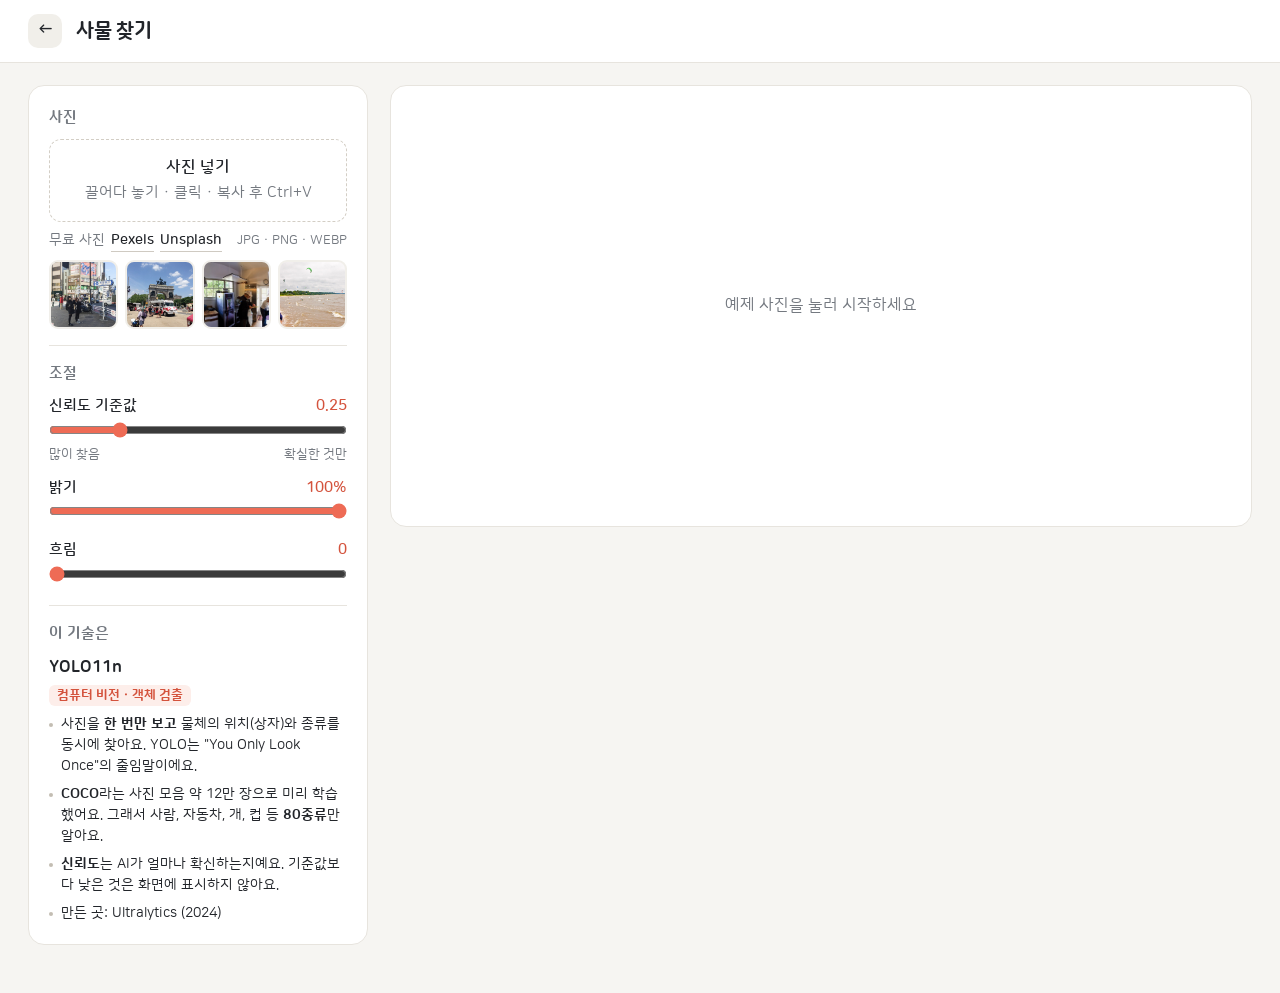
<file: detect.html>
<!doctype html>
<html lang="ko">
<head>
<meta charset="utf-8">
<meta name="viewport" content="width=device-width, initial-scale=1">
<title>사물 찾기</title>
<link rel="stylesheet" href="assets/css/style.css">
</head>
<body>
<header class="top"><a class="back" href="index.html" title="처음으로">←</a><h1>사물 찾기</h1></header>

<main class="page">
  <aside class="side">
    <section>
      <h2>사진</h2>
      <div id="picker"></div>
    </section>
    <section>
      <h2>조절</h2>
      <div class="ctrl">
        <label>신뢰도 기준값 <b id="confVal">0.25</b></label>
        <input type="range" id="conf" min="0.05" max="0.95" step="0.05" value="0.25">
        <div class="ends"><span>많이 찾음</span><span>확실한 것만</span></div>
      </div>
      <div class="ctrl">
        <label>밝기 <b id="brightVal">100%</b></label>
        <input type="range" id="bright" min="0.02" max="1" step="0.02" value="1">
      </div>
      <div class="ctrl">
        <label>흐림 <b id="blurVal">0</b></label>
        <input type="range" id="blur" min="0" max="10" step="1" value="0">
      </div>
    </section>
    <section class="about">
      <h2>이 기술은</h2>
      <div class="name">YOLO11n</div>
      <span class="field">컴퓨터 비전 · 객체 검출</span>
      <ul>
        <li>사진을 <b>한 번만 보고</b> 물체의 위치(상자)와 종류를 동시에 찾아요. YOLO는 "You Only Look Once"의 줄임말이에요.</li>
        <li><b>COCO</b>라는 사진 모음 약 12만 장으로 미리 학습했어요. 그래서 사람, 자동차, 개, 컵 등 <b>80종류</b>만 알아요.</li>
        <li><b>신뢰도</b>는 AI가 얼마나 확신하는지예요. 기준값보다 낮은 것은 화면에 표시하지 않아요.</li>
        <li>만든 곳: Ultralytics (2024)</li>
      </ul>
    </section>
  </aside>

  <section class="main">
    <div class="error" id="err"></div>
    <div class="stage" id="stage">
      <div class="status" id="status"></div>
      <div class="empty" id="empty">예제 사진을 눌러 시작하세요</div>
      <canvas class="view" id="view" hidden></canvas>
    </div>
    <div class="card" id="listPanel" hidden>
      <h3>찾은 물체</h3>
      <table class="list"><thead><tr><th>번호</th><th>물체</th><th>신뢰도</th><th>상자 크기</th></tr></thead><tbody id="list"></tbody></table>
      <p class="small" style="margin:10px 0 0">AI는 사람, 자동차, 개, 컵, 의자 등 80종류만 알아요. 상자 크기는 픽셀(가로 × 세로) 단위예요.</p>
    </div>
  </section>
</main>

<script src="lib/ort/ort.wasm.min.js"></script>
<script src="assets/js/common.js"></script>
<script src="assets/js/labels-ko.js"></script>
<script src="assets/js/yolo.js"></script>
<script>
(async function () {
  const MODEL = "models/yolo11n.onnx";
  const $ = AI.$;
  $("#picker").innerHTML = AI.pickerHTML();
  const err = AI.errorBox($("#err"));
  const loader = AI.loader($("#stage"));
  const view = $("#view"), ctx = view.getContext("2d");
  let src = null, adjusted = null, result = null, model = null;
  const S = { conf: () => +$("#conf").value, iou: () => 0.7, bright: () => +$("#bright").value, blur: () => +$("#blur").value };

  async function getModel() {
    if (model) return model;
    loader.show("AI 모델 불러오는 중", "11MB", 0);
    model = await AI.loadModel(MODEL, (p) => loader.progress(p));
    return model;
  }
  const adjust = (c) => (S.bright() !== 1 || S.blur() > 0 ? AI.adjust(c, { bright: S.bright(), blur: S.blur() }) : c);

  async function run() {
    if (!src) return;
    err.hide();
    try {
      const m = await getModel();
      loader.show("물체를 찾는 중");
      await AI.nextFrame();
      adjusted = adjust(src);
      result = await YOLO.detect(m, adjusted, { size: 640 });
      loader.hide();
      draw();
    } catch (e) {
      console.error(e); loader.hide();
      err.show("실행 중 문제가 생겼어요: " + (e.message || e));
    }
  }

  function draw() {
    if (!result) return;
    const dets = YOLO.nms(result.cands, S.conf(), S.iou());
    view.width = adjusted.width; view.height = adjusted.height;
    ctx.drawImage(adjusted, 0, 0);
    dets.forEach((d) => AI.drawBox(ctx, d.x1, d.y1, d.x2, d.y2, AI.color(d.cls)));
    dets.forEach((d) => AI.drawTag(ctx, d.x1, d.y1, `${COCO_KO[d.cls]} ${Math.round(d.score * 100)}%`, AI.color(d.cls)));
    $("#empty").hidden = true; view.hidden = false;
    const counts = {};
    dets.forEach((d) => (counts[COCO_KO[d.cls]] = (counts[COCO_KO[d.cls]] || 0) + 1));
    $("#status").innerHTML = `<span class="pill accent">찾은 물체 ${dets.length}개</span>` +
      Object.entries(counts).map(([k, v]) => `<span class="pill">${k} ${v}</span>`).join("");
    $("#listPanel").hidden = false;
    $("#list").innerHTML = dets.map((d, i) =>
      `<tr><td>${i + 1}</td><td><span style="color:${AI.color(d.cls)}">●</span> ${COCO_KO[d.cls]} <span class="small">${COCO_EN[d.cls]}</span></td><td>${AI.pct(d.score)}</td><td>${Math.round(d.x2 - d.x1)} × ${Math.round(d.y2 - d.y1)}</td></tr>`
    ).join("") || `<tr><td colspan="4" class="small">찾은 물체가 없어요. 신뢰도 기준값을 낮춰 보세요.</td></tr>`;
  }

  AI.setupPicker({
    drop: $("#drop"), samplesEl: $("#samples"), maxSide: 1280,
    samples: [
      { src: "assets/samples/detect/street.jpg", label: "도시 거리" },
      { src: "assets/samples/detect/plaza.jpg", label: "광장" },
      { src: "assets/samples/detect/kitchen.jpg", label: "부엌" },
      { src: "assets/samples/detect/beach.jpg", label: "해변의 연" },
    ],
    onImage: async (c) => { src = c; await run(); },
    onError: (m) => err.show(m),
  });

  const label = () => {
    $("#confVal").textContent = S.conf().toFixed(2);
    $("#brightVal").textContent = Math.round(S.bright() * 100) + "%";
    $("#blurVal").textContent = S.blur();
  };
  for (const id of ["#conf"]) $(id).addEventListener("input", () => { label(); draw(); });
  let t = null;
  for (const id of ["#bright", "#blur"]) $(id).addEventListener("input", () => { label(); clearTimeout(t); t = setTimeout(run, 250); });

})();
</script>
</body>
</html>
</file>
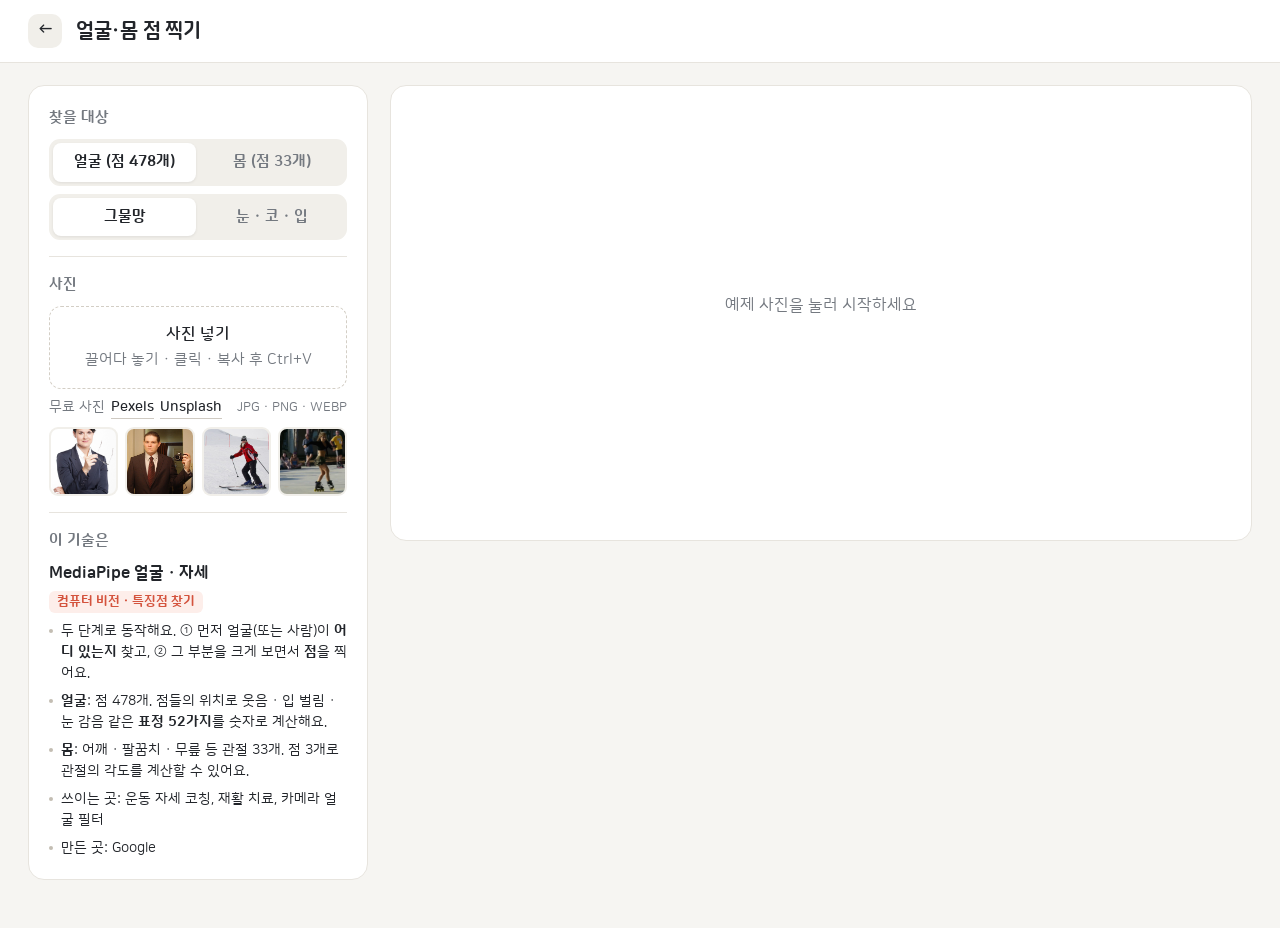
<file: landmarks.html>
<!doctype html>
<html lang="ko">
<head>
<meta charset="utf-8">
<meta name="viewport" content="width=device-width, initial-scale=1">
<title>얼굴·몸 점 찍기</title>
<link rel="stylesheet" href="assets/css/style.css">
<style>
  .lmrow { display: flex; gap: 14px; justify-content: center; align-items: flex-start; }
  .lmrow canvas.view { margin: 0; min-width: 0; max-width: 100%; }
  #zoomBox { flex: 0 0 auto; width: min(320px, 38%); text-align: center; }
  #zoom { width: 100%; border-radius: 8px; display: block; margin-bottom: 4px; }
  .lmrow:has(#zoomBox:not([hidden])) canvas.view { max-width: calc(62% - 14px); }
  .meters { display: grid; grid-template-columns: repeat(auto-fill, minmax(140px, 1fr)); gap: 10px; margin-top: 14px; }
  .meter { background: #faf9f6; border: 1px solid var(--line); border-radius: 12px; padding: 10px 12px; }
  .meter span { font-size: 13px; color: var(--muted); font-weight: 700; }
  .meter b { display: block; font-size: 24px; color: var(--accent-dark); line-height: 1.25; font-variant-numeric: tabular-nums; }
  .meter i { display: block; height: 5px; border-radius: 9px; background: #eeeae3; margin-top: 6px; overflow: hidden; }
  .meter i u { display: block; height: 100%; background: var(--accent); }
</style>
</head>
<body>
<header class="top"><a class="back" href="index.html" title="처음으로">←</a><h1>얼굴·몸 점 찍기</h1></header>

<main class="page">
  <aside class="side">
    <section>
      <h2>찾을 대상</h2>
      <div class="tabs" id="kind">
        <button class="on" data-k="face" type="button">얼굴 (점 478개)</button>
        <button data-k="pose" type="button">몸 (점 33개)</button>
      </div>
      <div class="tabs" id="faceStyle" style="margin-top:8px">
        <button class="on" data-s="mesh" type="button">그물망</button>
        <button data-s="parts" type="button">눈 · 코 · 입</button>
      </div>
    </section>
    <section>
      <h2>사진</h2>
      <div id="picker"></div>
    </section>
    <section class="about">
      <h2>이 기술은</h2>
      <div class="name">MediaPipe 얼굴 · 자세</div>
      <span class="field">컴퓨터 비전 · 특징점 찾기</span>
      <ul>
        <li>두 단계로 동작해요. ① 먼저 얼굴(또는 사람)이 <b>어디 있는지</b> 찾고, ② 그 부분을 크게 보면서 <b>점</b>을 찍어요.</li>
        <li><b>얼굴</b>: 점 478개. 점들의 위치로 웃음 · 입 벌림 · 눈 감음 같은 <b>표정 52가지</b>를 숫자로 계산해요.</li>
        <li><b>몸</b>: 어깨 · 팔꿈치 · 무릎 등 관절 33개. 점 3개로 관절의 각도를 계산할 수 있어요.</li>
        <li>쓰이는 곳: 운동 자세 코칭, 재활 치료, 카메라 얼굴 필터</li>
        <li>만든 곳: Google</li>
      </ul>
    </section>
  </aside>

  <section class="main">
    <div class="error" id="err"></div>
    <div class="stage" id="stage">
      <div class="status" id="status"></div>
      <div class="empty" id="empty">예제 사진을 눌러 시작하세요</div>
      <div class="lmrow">
        <canvas class="view" id="view" hidden></canvas>
        <div id="zoomBox" hidden><canvas id="zoom"></canvas><div class="small">얼굴 확대</div></div>
      </div>
      <div class="meters" id="meters"></div>
    </div>
  </section>
</main>

<script src="assets/js/common.js"></script>
<script type="module">
import { FilesetResolver, FaceLandmarker, PoseLandmarker, DrawingUtils } from "./lib/mediapipe/vision_bundle.mjs";

const $ = AI.$;
$("#picker").innerHTML = AI.pickerHTML();
const err = AI.errorBox($("#err"));
const loader = AI.loader($("#stage"));
const view = $("#view"), ctx = view.getContext("2d");

// 모델 파일 : 사이트 안(models/mediapipe)에 없으면 구글 공식 주소에서 받음
const MODELS = {
  face: { file: "face_landmarker.task", url: "https://storage.googleapis.com/mediapipe-models/face_landmarker/face_landmarker/float16/1/face_landmarker.task", mb: 4 },
  pose: { file: "pose_landmarker_full.task", url: "https://storage.googleapis.com/mediapipe-models/pose_landmarker/pose_landmarker_full/float16/1/pose_landmarker_full.task", mb: 9 },
};
const SAMPLE_LIST = [
  { src: "assets/samples/landmarks/office.jpg", label: "회사원" },
  { src: "assets/samples/landmarks/camera.jpg", label: "카메라 든 사람" },
  { src: "assets/samples/landmarks/ski.jpg", label: "스키 (전신)" },
  { src: "assets/samples/landmarks/skate.jpg", label: "인라인스케이트 (전신)" },
];
const SAMPLES = { face: SAMPLE_LIST, pose: SAMPLE_LIST };
let fileset = null, kind = "face", style = "mesh", src = null;
const tasks = {};

async function modelBuffer(k) {
  const m = MODELS[k];
  try { return new Uint8Array(await AI.fetchBuffer("models/mediapipe/" + m.file, (p) => loader.progress(p))); }
  catch (e) { return new Uint8Array(await AI.fetchBuffer(m.url, (p) => loader.progress(p))); }
}
async function getTask(k, mode) {
  if (!fileset) {
    loader.show("AI 준비 중");
    fileset = await FilesetResolver.forVisionTasks(new URL("lib/mediapipe", location.href).href);
  }
  if (!tasks[k]) {
    loader.show("AI 모델 불러오는 중", `${MODELS[k].mb}MB`, 0);
    const buf = await modelBuffer(k);
    loader.show("AI 모델 준비 중");
    const make = (delegate) => {
      const base = { baseOptions: { modelAssetBuffer: buf, delegate }, runningMode: "IMAGE" };
      return k === "face"
        ? FaceLandmarker.createFromOptions(fileset, { ...base, numFaces: 5, outputFaceBlendshapes: true })
        : PoseLandmarker.createFromOptions(fileset, { ...base, numPoses: 5 });
    };
    try { tasks[k] = { t: await make("GPU"), mode: "IMAGE" }; }
    catch (e) { console.warn("GPU 사용 불가 → CPU", e); tasks[k] = { t: await make("CPU"), mode: "IMAGE" }; }
  }
  const T = tasks[k];
  if (T.mode !== mode) { await T.t.setOptions({ runningMode: mode }); T.mode = mode; }
  loader.hide();
  return T.t;
}

// 전신 사진처럼 얼굴이 작으면 바로 못 찾음 → 몸의 점으로 머리 위치를 찾고, 그 부분을 크게 잘라 다시 찾기
async function faceFromBody(faceTask, img) {
  const poseTask = await getTask("pose", "IMAGE");
  const poses = poseTask.detect(img).landmarks || [];
  const W = img.width, H = img.height;
  const out = { faceLandmarks: [], faceBlendshapes: [] };
  for (const p of poses) {
    const head = p.slice(0, 11).map((q) => [q.x * W, q.y * H]);
    const xs = head.map((q) => q[0]), ys = head.map((q) => q[1]);
    const cx = (Math.min(...xs) + Math.max(...xs)) / 2, cy = (Math.min(...ys) + Math.max(...ys)) / 2;
    const shoulder = Math.hypot((p[11].x - p[12].x) * W, (p[11].y - p[12].y) * H);
    const side = Math.max(Math.max(...xs) - Math.min(...xs), Math.max(...ys) - Math.min(...ys), shoulder * 0.45, 24) * 2.4;
    const x0 = cx - side / 2, y0 = cy - side / 2;
    const c = document.createElement("canvas"); c.width = c.height = 384;
    const g = c.getContext("2d"); g.fillStyle = "#000"; g.fillRect(0, 0, 384, 384);
    g.imageSmoothingQuality = "high";
    g.drawImage(img, x0, y0, side, side, 0, 0, 384, 384);
    const r = faceTask.detect(c);
    (r.faceLandmarks || []).slice(0, 1).forEach((lm, i) => {
      out.faceLandmarks.push(lm.map((q) => ({ x: (x0 + q.x * side) / W, y: (y0 + q.y * side) / H, z: q.z })));
      if (r.faceBlendshapes && r.faceBlendshapes[i]) out.faceBlendshapes.push(r.faceBlendshapes[i]);
    });
  }
  return out;
}

function angle(a, b, c) { // b 에서의 각도 (도)
  const v1 = [a.x - b.x, a.y - b.y], v2 = [c.x - b.x, c.y - b.y];
  const cos = (v1[0] * v2[0] + v1[1] * v2[1]) / (Math.hypot(...v1) * Math.hypot(...v2) + 1e-9);
  return Math.round((Math.acos(Math.max(-1, Math.min(1, cos))) * 180) / Math.PI);
}
function meters(list) {
  $("#meters").innerHTML = list.map(([name, val, pct]) =>
    `<div class="meter"><span>${name}</span><b>${val}</b>${pct != null ? `<i><u style="width:${Math.round(pct * 100)}%"></u></i>` : ""}</div>`).join("");
}

// 얼굴 점 그리기 (원래 사진 · 확대 그림에 같이 사용)
function drawFace(g, du, lm, W, H, lw) {
  if (style === "mesh") {
    du.drawConnectors(lm, FaceLandmarker.FACE_LANDMARKS_TESSELATION, { color: "rgba(255,255,255,0.6)", lineWidth: lw });
    du.drawConnectors(lm, FaceLandmarker.FACE_LANDMARKS_FACE_OVAL, { color: "#ee6b55", lineWidth: lw * 2 });
  } else {
    const line = (c, col) => du.drawConnectors(lm, c, { color: col, lineWidth: lw * 3 });
    line(FaceLandmarker.FACE_LANDMARKS_LEFT_EYE, "#3b82c4"); line(FaceLandmarker.FACE_LANDMARKS_RIGHT_EYE, "#3b82c4");
    line(FaceLandmarker.FACE_LANDMARKS_LEFT_EYEBROW, "#8e5bd0"); line(FaceLandmarker.FACE_LANDMARKS_RIGHT_EYEBROW, "#8e5bd0");
    line(FaceLandmarker.FACE_LANDMARKS_LIPS, "#ee6b55");
    g.fillStyle = "#e0a020"; g.beginPath(); g.arc(lm[1].x * W, lm[1].y * H, lw * 3, 0, 7); g.fill();
  }
}
// 가장 큰 얼굴을 잘라서 크게 보여 주기
function drawZoom(img, faces) {
  const box = $("#zoomBox");
  if (!faces.length) { box.hidden = true; return; }
  const W = img.width, H = img.height;
  const size = (lm) => Math.max(...lm.map((q) => q.x)) - Math.min(...lm.map((q) => q.x));
  const lm = faces.reduce((a, b) => (size(b) > size(a) ? b : a));
  const xs = lm.map((q) => q.x * W), ys = lm.map((q) => q.y * H);
  const side = Math.max(Math.max(...xs) - Math.min(...xs), Math.max(...ys) - Math.min(...ys)) * 1.35;
  const x0 = (Math.min(...xs) + Math.max(...xs)) / 2 - side / 2, y0 = (Math.min(...ys) + Math.max(...ys)) / 2 - side / 2;
  const Z = 480, z = $("#zoom"), zg = z.getContext("2d");
  z.width = z.height = Z;
  zg.fillStyle = "#000"; zg.fillRect(0, 0, Z, Z);
  zg.imageSmoothingQuality = "high";
  zg.drawImage(img, x0, y0, side, side, 0, 0, Z, Z);
  const mapped = lm.map((q) => ({ x: (q.x * W - x0) / side, y: (q.y * H - y0) / side, z: q.z }));
  drawFace(zg, new DrawingUtils(zg), mapped, Z, Z, 1.1);
  box.hidden = false;
}

function drawResult(img, res) {
  view.width = img.width; view.height = img.height;
  ctx.drawImage(img, 0, 0);
  const du = new DrawingUtils(ctx);
  const W = img.width, H = img.height, lw = Math.max(1, Math.round(Math.max(W, H) / 500));
  const info = [];
  if (kind === "face") {
    const faces = res.faceLandmarks || [];
    faces.forEach((lm) => {
      // 얼굴 크기에 맞춰 선 굵기 정하기 (작은 얼굴은 가는 선)
      const fw = (Math.max(...lm.map((q) => q.x)) - Math.min(...lm.map((q) => q.x))) * W;
      drawFace(ctx, du, lm, W, H, Math.max(0.6, Math.min(3, fw / 160)));
    });
    drawZoom(img, faces);
    info.push(["찾은 얼굴", faces.length + "개"]);
    const bs = res.faceBlendshapes && res.faceBlendshapes[0];
    if (bs) {
      const g = (n) => { const c = bs.categories.find((x) => x.categoryName === n); return c ? c.score : 0; };
      const smile = (g("mouthSmileLeft") + g("mouthSmileRight")) / 2, blink = (g("eyeBlinkLeft") + g("eyeBlinkRight")) / 2, jaw = g("jawOpen");
      info.push(["웃는 정도", AI.pct(smile), smile], ["입 벌린 정도", AI.pct(jaw), jaw], ["눈 감은 정도", AI.pct(blink), blink]);
    }
  } else {
    $("#zoomBox").hidden = true;
    const ps = res.landmarks || [];
    ps.forEach((lm, i) => {
      du.drawConnectors(lm, PoseLandmarker.POSE_CONNECTIONS, { color: AI.color(i), lineWidth: lw * 3 });
      du.drawLandmarks(lm, { color: "#ffffff", fillColor: AI.color(i), lineWidth: 1, radius: lw * 2.5 });
    });
    info.push(["찾은 사람", ps.length + "명"]);
    if (ps[0]) {
      const lm = ps[0];
      info.push(["팔꿈치 각도 ①", angle(lm[11], lm[13], lm[15]) + "°"], ["팔꿈치 각도 ②", angle(lm[12], lm[14], lm[16]) + "°"]);
      info.push(["두 손을 들었나요?", lm[15].y < lm[0].y && lm[16].y < lm[0].y ? "네!" : "아니요"]);
    }
  }
  meters(info);
  if (kind === "face" && !(res.faceLandmarks || []).length)
    $("#meters").insertAdjacentHTML("beforeend", `<p class="small" style="grid-column:1/-1;margin:0">얼굴을 찾지 못했어요. 옆모습이거나 얼굴이 아주 작으면 찾기 어려워요.</p>`);
  $("#empty").hidden = true; view.hidden = false;
}

async function runImage() {
  if (!src) return;
  err.hide();
  try {
    const t = await getTask(kind, "IMAGE");
    const t0 = performance.now();
    let res = t.detect(src);
    if (kind === "face" && !(res.faceLandmarks || []).length) res = await faceFromBody(t, src);
    const ms = performance.now() - t0;
    drawResult(src, res);
    $("#status").innerHTML = `<span class="pill">${Math.round(ms)}ms</span>`;
  } catch (e) {
    console.error(e); loader.hide();
    err.show("실행 중 문제가 생겼어요: " + (e.message || e));
  }
}

/* 사진 넣기 · 대상 바꾸기 */
const onImage = async (c) => { src = c; await runImage(); };
AI.setupPicker({ drop: $("#drop"), maxSide: 1280, onImage, onError: (m) => err.show(m) });
const setSamples = () => AI.setupPicker({ drop: null, paste: false, samplesEl: $("#samples"), maxSide: 1280, samples: SAMPLES[kind], onImage, onError: (m) => err.show(m) });
setSamples();
AI.$$("#kind button").forEach((b) => b.addEventListener("click", () => {
  AI.$$("#kind button").forEach((x) => x.classList.toggle("on", x === b));
  kind = b.dataset.k;
  $("#faceStyle").hidden = kind !== "face";
  setSamples();
  $("#meters").innerHTML = "";
  runImage();
}));
AI.$$("#faceStyle button").forEach((b) => b.addEventListener("click", () => {
  AI.$$("#faceStyle button").forEach((x) => x.classList.toggle("on", x === b));
  style = b.dataset.s;
  runImage();
}));
</script>
</body>
</html>
</file>
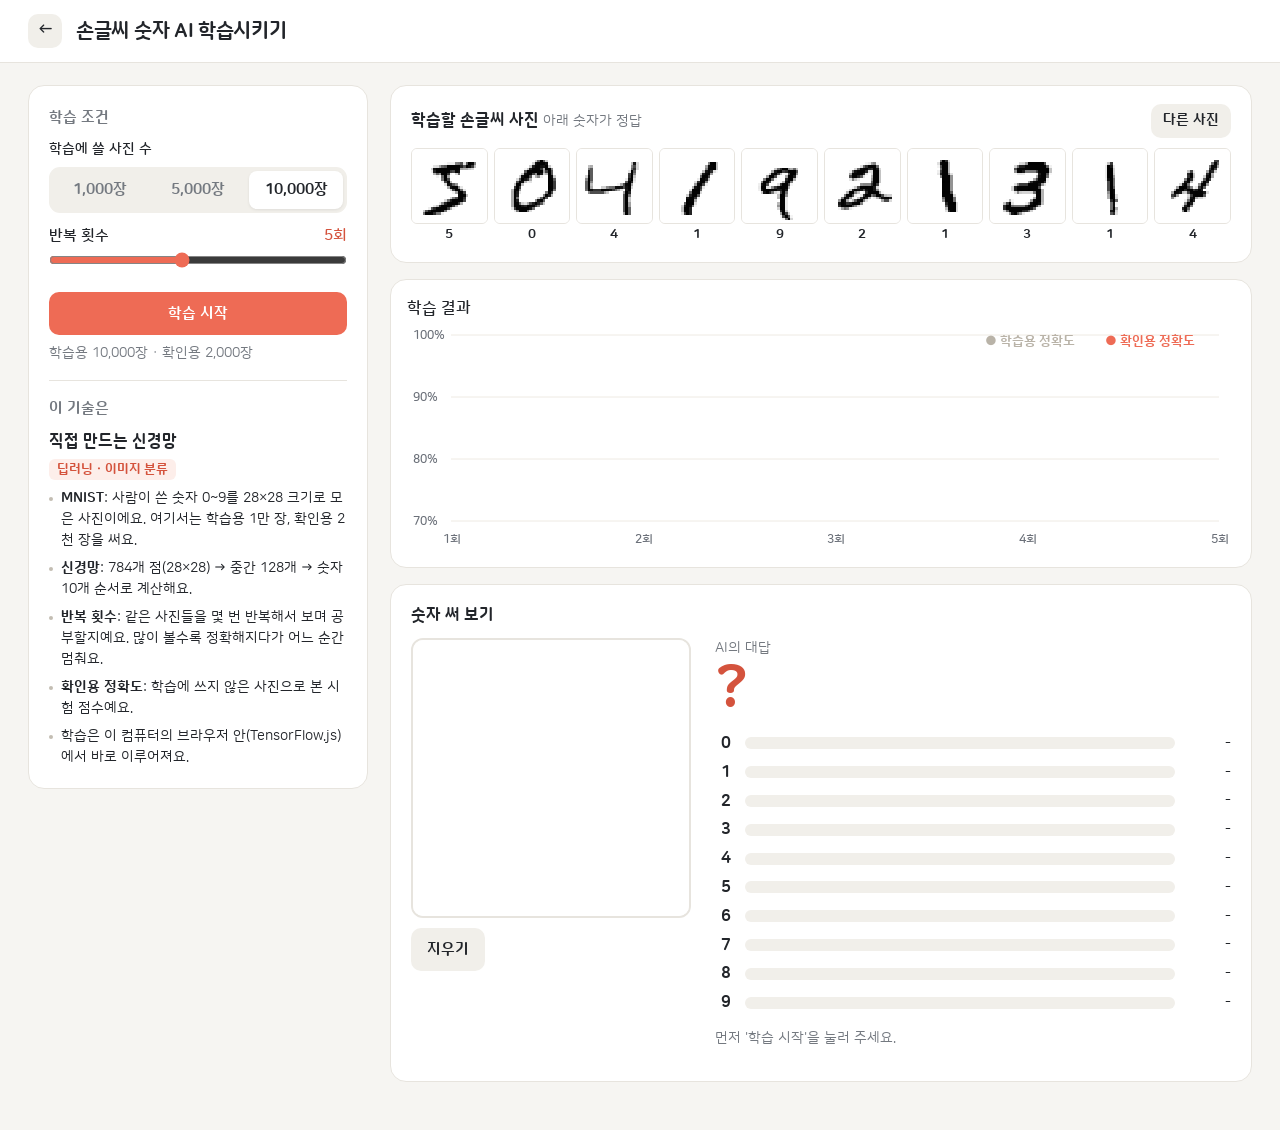
<file: mnist.html>
<!doctype html>
<html lang="ko">
<head>
<meta charset="utf-8">
<meta name="viewport" content="width=device-width, initial-scale=1">
<title>손글씨 숫자 AI 학습시키기</title>
<link rel="stylesheet" href="assets/css/style.css">
<style>
  .grid3 { display: grid; grid-template-columns: repeat(10, 1fr); gap: 6px; }
  .grid3 figure { margin: 0; text-align: center; }
  .grid3 canvas { width: 100%; image-rendering: pixelated; border-radius: 6px; background: #fff; border: 1px solid var(--line); display: block; }
  .grid3 figcaption { font-size: 13px; font-weight: 800; }
  .grid3 figcaption.bad { color: var(--accent-dark); }
  .pad-wrap { display: grid; grid-template-columns: auto minmax(0, 1fr); gap: 24px; align-items: start; }
  @media (max-width: 1100px) { .pad-wrap { grid-template-columns: 1fr; } }
  #pad { width: 280px; height: 280px; background: #fff; border: 2px solid var(--line); border-radius: 12px; touch-action: none; cursor: crosshair; display: block; }
    .bars.digits { gap: 4px; }
  .bars.digits .it { grid-template-columns: 22px 1fr 48px; gap: 8px; }
  .bars.digits .track { grid-column: auto; height: 12px; }
  .digits .d { font-weight: 800; font-size: 16px; text-align: center; }
  .digits .v { text-align: right; font-weight: 700; font-variant-numeric: tabular-nums; font-size: 13.5px; }
  .big { font-size: 60px; font-weight: 800; line-height: 1; color: var(--accent-dark); }
  #chart { width: 100%; height: 230px; display: block; }
  .stage.chart { min-height: 0; }
  .sub2 { font-size: 14px; font-weight: 700; margin: 12px 0 6px; }
</style>
</head>
<body>
<header class="top"><a class="back" href="index.html" title="처음으로">←</a><h1>손글씨 숫자 AI 학습시키기</h1></header>

<main class="page">
  <aside class="side">
    <section>
      <h2>학습 조건</h2>
      <div class="sub2" style="margin-top:0">학습에 쓸 사진 수</div>
      <div class="tabs" id="nOpt">
        <button data-v="1000" type="button">1,000장</button>
        <button data-v="5000" type="button">5,000장</button>
        <button data-v="10000" class="on" type="button">10,000장</button>
      </div>
      <div class="ctrl" style="margin-top:12px">
        <label>반복 횟수 <b id="epVal">5회</b></label>
        <input type="range" id="ep" min="1" max="10" step="1" value="5">
      </div>
      <button class="btn block" id="train" type="button" style="margin-top:16px" disabled>학습 시작</button>
      <p class="small" id="dataMsg" style="margin:8px 0 0">손글씨 사진 불러오는 중...</p>
    </section>
    <section class="about">
      <h2>이 기술은</h2>
      <div class="name">직접 만드는 신경망</div>
      <span class="field">딥러닝 · 이미지 분류</span>
      <ul>
        <li><b>MNIST</b>: 사람이 쓴 숫자 0~9를 28×28 크기로 모은 사진이에요. 여기서는 학습용 1만 장, 확인용 2천 장을 써요.</li>
        <li><b>신경망</b>: 784개 점(28×28) → 중간 128개 → 숫자 10개 순서로 계산해요.</li>
        <li><b>반복 횟수</b>: 같은 사진들을 몇 번 반복해서 보며 공부할지예요. 많이 볼수록 정확해지다가 어느 순간 멈춰요.</li>
        <li><b>확인용 정확도</b>: 학습에 쓰지 않은 사진으로 본 시험 점수예요.</li>
        <li>학습은 이 컴퓨터의 브라우저 안(TensorFlow.js)에서 바로 이루어져요.</li>
      </ul>
    </section>
  </aside>

  <section class="main">
    <div class="error" id="err"></div>
    <div class="card" style="margin-top:0">
      <div class="row" style="justify-content:space-between;margin-bottom:10px"><h3 style="margin:0">학습할 손글씨 사진 <span class="small" style="font-weight:400">아래 숫자가 정답</span></h3><button class="btn ghost" id="more" type="button" style="padding:6px 12px;font-size:14px">다른 사진</button></div>
      <div class="grid3" id="samples"></div>
    </div>

    <div class="stage chart" id="stage" style="margin-top:16px">
      <div class="row" style="justify-content:space-between"><h3 style="margin:0;font-size:16px">학습 결과</h3><span class="small" id="trainInfo"></span></div>
      <canvas id="chart"></canvas>
      <div class="status" id="status" style="margin:8px 0 0"></div>
    </div>

    <div class="card" id="wrongPanel" hidden>
      <h3>AI가 틀린 문제 <span class="small" style="font-weight:400" id="wrongInfo"></span></h3>
      <div class="grid3" id="wrong"></div>
      <p class="small" style="margin:10px 0 0">빨간 숫자가 AI의 답, 괄호 안이 정답이에요.</p>
    </div>
    <div class="card">
      <h3>숫자 써 보기</h3>
      <div class="pad-wrap">
        <div>
          <canvas id="pad" width="280" height="280"></canvas>
          <button class="btn ghost" id="clear" type="button" style="margin-top:10px">지우기</button>
        </div>
        <div>
          <div style="margin-bottom:12px"><div class="small">AI의 대답</div><div class="big" id="guess">?</div></div>
          <div class="bars digits" id="probs"></div>
          <p class="small" id="padMsg">먼저 '학습 시작'을 눌러 주세요.</p>
        </div>
      </div>
    </div>

  </section>
</main>

<script src="lib/tfjs/tf.min.js"></script>
<script src="assets/js/common.js"></script>
<script>
(async function () {
  const $ = AI.$;
  const err = AI.errorBox($("#err"));
  const N_ALL = 12000, N_TRAIN_MAX = 10000, N_TEST = 2000;
  let X = null, Y = null, model = null, training = false;
  let nTrain = 10000, kind = "mlp";

  /* 1) 손글씨 사진 불러오기 (한 장 = 28×28) */
  try {
    await tf.ready();
    const img = await AI.urlToCanvas("data/mnist_12000.png", 4000);
    const lab = new Uint8Array(await (await fetch("data/mnist_12000_labels.bin")).arrayBuffer());
    const px = img.getContext("2d").getImageData(0, 0, img.width, img.height).data;
    const cols = img.width / 28;
    X = new Float32Array(N_ALL * 784);
    for (let k = 0; k < N_ALL; k++) {
      const r = Math.floor(k / cols), c = k % cols;
      for (let y = 0; y < 28; y++) for (let x = 0; x < 28; x++)
        X[k * 784 + y * 28 + x] = px[((r * 28 + y) * img.width + c * 28 + x) * 4] / 255;
    }
    Y = lab;
    $("#dataMsg").textContent = `학습용 ${N_TRAIN_MAX.toLocaleString()}장 · 확인용 ${N_TEST.toLocaleString()}장`;
    $("#train").disabled = false;
    showSamples(0);
  } catch (e) {
    console.error(e);
    err.show("손글씨 사진을 불러오지 못했어요: " + (e.message || e));
  }

  function digitCanvas(k) {
    const c = document.createElement("canvas"); c.width = 28; c.height = 28;
    const g = c.getContext("2d"), im = g.createImageData(28, 28);
    for (let i = 0; i < 784; i++) { const v = 255 - Math.round(X[k * 784 + i] * 255); im.data.set([v, v, v, 255], i * 4); }
    g.putImageData(im, 0, 0);
    return c;
  }
  let start = 0;
  function showSamples(s) {
    const box = $("#samples"); box.innerHTML = "";
    for (let k = s; k < s + 10; k++) {
      const f = document.createElement("figure");
      f.appendChild(digitCanvas(k));
      const cap = document.createElement("figcaption"); cap.textContent = Y[k];
      f.appendChild(cap); box.appendChild(f);
    }
  }
  $("#more").addEventListener("click", () => { start = (start + 10 + Math.floor(Math.random() * 400)) % (N_TRAIN_MAX - 10); showSamples(start); });

  /* 2) 학습 조건 */
  const pick = (id, cb) => AI.$$(`#${id} button`).forEach((b) => b.addEventListener("click", () => {
    AI.$$(`#${id} button`).forEach((x) => x.classList.toggle("on", x === b)); cb(b.dataset.v);
  }));
  pick("nOpt", (v) => (nTrain = +v));
  $("#ep").addEventListener("input", () => ($("#epVal").textContent = $("#ep").value + "회"));

  function makeModel() {
    const m = tf.sequential();
    if (kind === "mlp") {
      // 수업 Colab 과 같은 구조 : 784 → 128 → 10
      m.add(tf.layers.flatten({ inputShape: [28, 28, 1] }));
      m.add(tf.layers.dense({ units: 128, activation: "relu" }));
      m.add(tf.layers.dense({ units: 10, activation: "softmax" }));
      m.compile({ optimizer: tf.train.momentum(0.01, 0.9), loss: "categoricalCrossentropy", metrics: ["accuracy"] });
    } else {
      m.add(tf.layers.conv2d({ inputShape: [28, 28, 1], filters: 16, kernelSize: 3, activation: "relu", padding: "same" }));
      m.add(tf.layers.maxPooling2d({ poolSize: 2 }));
      m.add(tf.layers.conv2d({ filters: 32, kernelSize: 3, activation: "relu", padding: "same" }));
      m.add(tf.layers.maxPooling2d({ poolSize: 2 }));
      m.add(tf.layers.flatten());
      m.add(tf.layers.dense({ units: 64, activation: "relu" }));
      m.add(tf.layers.dense({ units: 10, activation: "softmax" }));
      m.compile({ optimizer: tf.train.adam(0.001), loss: "categoricalCrossentropy", metrics: ["accuracy"] });
    }
    return m;
  }

  function drawChart(hist, epochs) {
    const c = $("#chart"), dpr = window.devicePixelRatio || 1;
    const W = c.clientWidth, H = c.clientHeight;
    c.width = W * dpr; c.height = H * dpr;
    const g = c.getContext("2d"); g.scale(dpr, dpr);
    const L = 44, R = 16, T = 14, B = 30;
    const all = hist.train.concat(hist.test);
    const lo = Math.max(0, Math.floor((Math.min(80, ...all) - 5) / 10) * 10), hi = 100;
    const xOf = (e) => L + ((e - 1) / Math.max(1, epochs - 1)) * (W - L - R);
    const yOf = (v) => T + (1 - (v - lo) / (hi - lo)) * (H - T - B);
    g.font = `700 12px ${AI.fontFamily}`; g.fillStyle = "#6b7079"; g.strokeStyle = "#eeeae3"; g.lineWidth = 1;
    for (let v = lo; v <= hi; v += 10) { g.beginPath(); g.moveTo(L, yOf(v)); g.lineTo(W - R, yOf(v)); g.stroke(); g.fillText(v + "%", 6, yOf(v) + 4); }
    for (let e = 1; e <= epochs; e++) g.fillText(e + "회", xOf(e) - 8, H - 8);
    const line = (arr, col) => {
      if (!arr.length) return;
      g.strokeStyle = col; g.fillStyle = col; g.lineWidth = 3; g.beginPath();
      arr.forEach((v, i) => (i ? g.lineTo(xOf(i + 1), yOf(v)) : g.moveTo(xOf(i + 1), yOf(v)))); g.stroke();
      arr.forEach((v, i) => { g.beginPath(); g.arc(xOf(i + 1), yOf(v), 4, 0, 7); g.fill(); });
    };
    line(hist.train, "#b9b3a8");
    line(hist.test, "#ee6b55");
    g.font = `800 13px ${AI.fontFamily}`;
    g.fillStyle = "#b9b3a8"; g.fillText("● 학습용 정확도", W - 250, T + 10);
    g.fillStyle = "#ee6b55"; g.fillText("● 확인용 정확도", W - 130, T + 10);
  }
  drawChart({ train: [], test: [] }, 5);

  $("#train").addEventListener("click", async () => {
    if (training || !X) return;
    training = true;
    err.hide();
    $("#train").disabled = true;
    const epochs = +$("#ep").value;
    const hist = { train: [], test: [] };
    try {
      if (model) model.dispose();
      model = makeModel();
      const xs = tf.tensor4d(X.subarray(0, nTrain * 784), [nTrain, 28, 28, 1]);
      const ys = tf.oneHot(tf.tensor1d(Array.from(Y.subarray(0, nTrain)), "int32"), 10);
      const xt = tf.tensor4d(X.subarray(N_TRAIN_MAX * 784, N_ALL * 784), [N_TEST, 28, 28, 1]);
      const yt = tf.oneHot(tf.tensor1d(Array.from(Y.subarray(N_TRAIN_MAX, N_ALL)), "int32"), 10);
      $("#trainInfo").textContent = `사진 ${nTrain.toLocaleString()}장 · ${epochs}회 반복`;
      const t0 = performance.now();
      drawChart(hist, epochs);
      $("#status").innerHTML = `<span class="pill accent">학습 중... 0 / ${epochs}회</span>`;
      await model.fit(xs, ys, {
        epochs, batchSize: 64, shuffle: true, validationData: [xt, yt],
        yieldEvery: "never", // tf 기본 쉬기 방식은 탭이 가려지면 멈춰서, 아래 onBatchEnd에서 직접 쉼
        callbacks: {
          onBatchEnd: async (b) => { if (b % 10 === 0) await AI.nextFrame(); },
          onEpochEnd: async (ep, logs) => {
            hist.train.push(logs.acc * 100);
            hist.test.push(logs.val_acc * 100);
            drawChart(hist, epochs);
            $("#status").innerHTML = `<span class="pill accent">학습 중... ${ep + 1} / ${epochs}회</span><span class="pill">확인용 정확도 ${(logs.val_acc * 100).toFixed(1)}%</span>`;
            await AI.nextFrame();
          },
        },
      });
      const sec = (performance.now() - t0) / 1000;
      // 틀린 문제 모으기
      const pred = tf.tidy(() => model.predict(xt).argMax(-1).dataSync());
      const wrong = [];
      for (let i = 0; i < N_TEST; i++) if (pred[i] !== Y[N_TRAIN_MAX + i]) wrong.push([N_TRAIN_MAX + i, pred[i]]);
      const acc = hist.test[hist.test.length - 1];
      $("#status").innerHTML = `<span class="pill accent">확인용 정확도 ${acc.toFixed(1)}%</span><span class="pill">${N_TEST.toLocaleString()}장 중 ${wrong.length}장 틀림</span><span class="pill">${sec.toFixed(1)}초</span>`;
      const wb = $("#wrong"); wb.innerHTML = "";
      wrong.slice(0, 10).forEach(([k, p]) => {
        const f = document.createElement("figure");
        f.appendChild(digitCanvas(k));
        const cap = document.createElement("figcaption"); cap.className = "bad"; cap.textContent = `${p} (${Y[k]})`;
        f.appendChild(cap); wb.appendChild(f);
      });
      $("#wrongInfo").textContent = `확인용 ${N_TEST.toLocaleString()}장 중 ${wrong.length}장 (그중 10장)`;
      $("#wrongPanel").hidden = false;
      tf.dispose([xs, ys, xt, yt]);
      $("#padMsg").textContent = "왼쪽 칸에 마우스로 숫자를 크게 써 보세요.";
      predictPad();
    } catch (e) {
      console.error(e);
      err.show("학습 중 문제가 생겼어요: " + (e.message || e));
    } finally {
      training = false;
      $("#train").disabled = false;
      $("#train").textContent = "다시 학습하기";
    }
  });

  /* 3) 숫자 쓰기 */
  const pad = $("#pad"), pg = pad.getContext("2d", { willReadFrequently: true });
  function clearPad() { pg.fillStyle = "#fff"; pg.fillRect(0, 0, 280, 280); $("#guess").textContent = "?"; drawProbs(null); }
  clearPad();
  let drawing = false, last = null;
  const pos = (e) => { const r = pad.getBoundingClientRect(); return [(e.clientX - r.left) * (280 / r.width), (e.clientY - r.top) * (280 / r.height)]; };
  pad.addEventListener("pointerdown", (e) => { drawing = true; try { pad.setPointerCapture(e.pointerId); } catch (_) {} last = pos(e); stroke(last, last); });
  pad.addEventListener("pointermove", (e) => { if (!drawing) return; const p = pos(e); stroke(last, p); last = p; });
  pad.addEventListener("pointerup", () => { drawing = false; predictPad(); });
  function stroke(a, b) {
    pg.strokeStyle = "#111"; pg.lineWidth = 20; pg.lineCap = "round"; pg.lineJoin = "round";
    pg.beginPath(); pg.moveTo(a[0], a[1]); pg.lineTo(b[0], b[1]); pg.stroke();
    throttlePredict();
  }
  let pt = 0;
  function throttlePredict() { const now = performance.now(); if (now - pt > 120) { pt = now; predictPad(); } }
  $("#clear").addEventListener("click", clearPad);

  // 쓴 글씨를 MNIST 와 같은 모양으로 바꾸기: 글씨만 잘라 20×20 에 맞추고, 무게중심을 가운데(28×28)로
  function padTo28() {
    const d = pg.getImageData(0, 0, 280, 280).data;
    let x1 = 280, y1 = 280, x2 = -1, y2 = -1;
    for (let y = 0; y < 280; y++) for (let x = 0; x < 280; x++) if (d[(y * 280 + x) * 4] < 128) { if (x < x1) x1 = x; if (x > x2) x2 = x; if (y < y1) y1 = y; if (y > y2) y2 = y; }
    if (x2 < 0) return null;
    const bw = x2 - x1 + 1, bh = y2 - y1 + 1, s = 20 / Math.max(bw, bh);
    const tmp = document.createElement("canvas"); tmp.width = 28; tmp.height = 28;
    const tg = tmp.getContext("2d", { willReadFrequently: true });
    tg.fillStyle = "#fff"; tg.fillRect(0, 0, 28, 28);
    tg.imageSmoothingQuality = "high";
    const nw = bw * s, nh = bh * s;
    tg.drawImage(pad, x1, y1, bw, bh, (28 - nw) / 2, (28 - nh) / 2, nw, nh);
    let im = tg.getImageData(0, 0, 28, 28).data, sx = 0, sy = 0, sm = 0;
    for (let y = 0; y < 28; y++) for (let x = 0; x < 28; x++) { const v = 1 - im[(y * 28 + x) * 4] / 255; sx += v * x; sy += v * y; sm += v; }
    const dx = Math.round(13.5 - sx / sm), dy = Math.round(13.5 - sy / sm);
    const out = document.createElement("canvas"); out.width = 28; out.height = 28;
    const og = out.getContext("2d", { willReadFrequently: true });
    og.fillStyle = "#fff"; og.fillRect(0, 0, 28, 28);
    og.drawImage(tmp, dx, dy);
    im = og.getImageData(0, 0, 28, 28).data;
    const arr = new Float32Array(784);
    for (let i = 0; i < 784; i++) arr[i] = 1 - im[i * 4] / 255;
    return { arr, canvas: out };
  }
  function drawProbs(p) {
    let best = -1;
    if (p) best = p.indexOf(Math.max(...p));
    $("#probs").innerHTML = Array.from({ length: 10 }, (_, d) =>
      `<div class="it ${d === best ? "top" : ""}"><span class="d">${d}</span><div class="track"><i style="width:${p ? (p[d] * 100).toFixed(1) : 0}%"></i></div><span class="v">${p ? AI.pct(p[d]) : "-"}</span></div>`).join("");
  }
  function predictPad() {
    if (!model || training) return;
    const r = padTo28();
    if (!r) return;
    const p = tf.tidy(() => Array.from(model.predict(tf.tensor4d(r.arr, [1, 28, 28, 1])).dataSync()));
    $("#guess").textContent = p.indexOf(Math.max(...p));
    drawProbs(p);
  }
  drawProbs(null);
})();
</script>
</body>
</html>
</file>
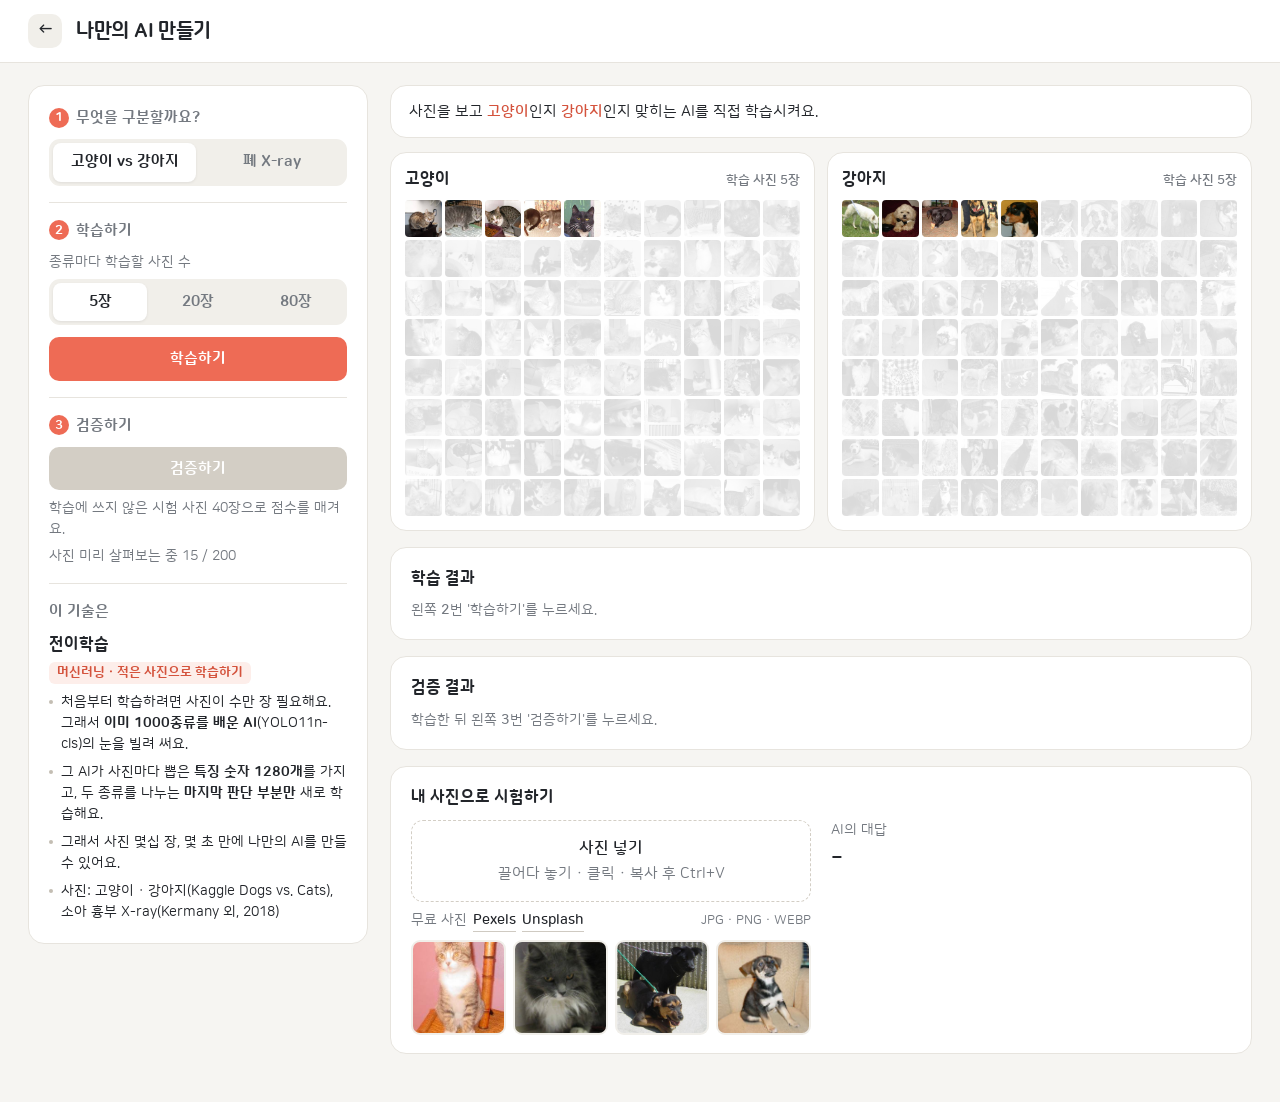
<file: teach.html>
<!doctype html>
<html lang="ko">
<head>
<meta charset="utf-8">
<meta name="viewport" content="width=device-width, initial-scale=1">
<title>나만의 AI 만들기</title>
<link rel="stylesheet" href="assets/css/style.css">
<style>
  .step { display: inline-grid; place-items: center; width: 20px; height: 20px; border-radius: 50%; background: var(--accent); color: #fff; font-size: 12.5px; margin-right: 7px; vertical-align: 1px; }
  .goal { background: var(--card); border: 1px solid var(--line); border-radius: 16px; padding: 14px 18px; font-size: 15px; }
  .goal b { color: var(--accent-dark); }
  .classes { display: grid; grid-template-columns: repeat(2, minmax(0, 1fr)); gap: 12px; margin-top: 14px; }
  @media (max-width: 900px) { .classes { grid-template-columns: 1fr; } }
  .cls { background: var(--card); border: 1px solid var(--line); border-radius: 16px; padding: 14px; }
  .cls h3 { margin: 0 0 8px; font-size: 16px; font-weight: 800; display: flex; justify-content: space-between; align-items: baseline; }
  .cls h3 span { font-size: 13px; color: var(--muted); font-weight: 700; }
  .thumbs { display: grid; grid-template-columns: repeat(10, 1fr); gap: 3px; }
  .tile { display: block; width: 100%; aspect-ratio: 1; background-repeat: no-repeat; background-color: var(--soft); }
  .thumbs .tile { border-radius: 4px; transition: .2s; }
  .thumbs .tile.off { opacity: .15; filter: grayscale(1); }
  .card h3 .sub { font-size: 13.5px; color: var(--muted); font-weight: 700; margin-left: 8px; }
  .score { font-size: 30px; font-weight: 800; color: var(--accent-dark); line-height: 1.2; }
  .tests { display: grid; grid-template-columns: repeat(auto-fill, minmax(118px, 1fr)); gap: 10px; margin-top: 8px; }
  .tests figure { margin: 0; }
  .tests .tile { border-radius: 8px; border: 3px solid #2f9e6d; background-origin: border-box; }
  .tests figure.bad .tile { border-color: var(--accent); }
  .tests figcaption { font-size: 13.5px; font-weight: 800; margin-top: 4px; color: #2f7d58; white-space: nowrap; }
  .tests figure.bad figcaption { color: var(--accent-dark); }
  .tests figcaption span { font-weight: 700; color: var(--muted); margin-left: 4px; }
  .subh { font-size: 14px; font-weight: 800; color: var(--muted); margin: 14px 0 2px; }
  .subh .note { font-weight: 400; font-size: 13px; margin-left: 6px; }
  .mine { display: grid; grid-template-columns: minmax(0, 1fr) minmax(0, 1fr); gap: 20px; align-items: start; }
  @media (max-width: 1000px) { .mine { grid-template-columns: 1fr; } }
  #mineView { display: block; max-height: 240px; max-width: 100%; border-radius: 8px; margin: 10px auto 0; }
  .answer { font-size: 14px; color: var(--muted); }
  .answer b { display: block; font-size: 28px; color: var(--text); line-height: 1.25; }
</style>
</head>
<body>
<header class="top"><a class="back" href="index.html" title="처음으로">←</a><h1>나만의 AI 만들기</h1></header>

<main class="page">
  <aside class="side">
    <section>
      <h2><span class="step">1</span>무엇을 구분할까요?</h2>
      <div class="tabs" id="setSel">
        <button class="on" data-s="pet" type="button">고양이 vs 강아지</button>
        <button data-s="xray" type="button">폐 X-ray</button>
      </div>
    </section>
    <section>
      <h2><span class="step">2</span>학습하기</h2>
      <div class="small" style="margin-bottom:6px">종류마다 학습할 사진 수</div>
      <div class="tabs" id="nSel">
        <button data-n="5" class="on" type="button">5장</button>
        <button data-n="20" type="button">20장</button>
        <button data-n="80" type="button">80장</button>
      </div>
      <button class="btn block" id="trainBtn" type="button" style="margin-top:12px" disabled>학습하기</button>
    </section>
    <section>
      <h2><span class="step">3</span>검증하기</h2>
      <button class="btn block" id="testBtn" type="button" disabled>검증하기</button>
      <p class="small" style="margin:8px 0 0">학습에 쓰지 않은 시험 사진 40장으로 점수를 매겨요.</p>
      <p class="small" id="prep" style="margin:6px 0 0"></p>
    </section>
    <section class="about">
      <h2>이 기술은</h2>
      <div class="name">전이학습</div>
      <span class="field">머신러닝 · 적은 사진으로 학습하기</span>
      <ul>
        <li>처음부터 학습하려면 사진이 수만 장 필요해요. 그래서 <b>이미 1000종류를 배운 AI</b>(YOLO11n-cls)의 눈을 빌려 써요.</li>
        <li>그 AI가 사진마다 뽑은 <b>특징 숫자 1280개</b>를 가지고, 두 종류를 나누는 <b>마지막 판단 부분만</b> 새로 학습해요.</li>
        <li>그래서 사진 몇십 장, 몇 초 만에 나만의 AI를 만들 수 있어요.</li>
        <li>사진: 고양이 · 강아지(Kaggle Dogs vs. Cats), 소아 흉부 X-ray(Kermany 외, 2018)</li>
      </ul>
    </section>
  </aside>

  <section class="main">
    <div class="error" id="err"></div>
    <div class="goal" id="goal"></div>
    <div class="classes" id="classes"></div>

    <div class="card stage" id="stage" style="min-height:0">
      <h3>학습 결과</h3>
      <div id="trainInfo" class="small">왼쪽 <b>2</b>번 '학습하기'를 누르세요.</div>
    </div>

    <div class="card" id="testCard">
      <h3>검증 결과<span class="sub" id="testSub"></span></h3>
      <div id="testEmpty" class="small">학습한 뒤 왼쪽 <b>3</b>번 '검증하기'를 누르세요.</div>
      <div id="testOut" hidden>
        <div class="score" id="score"></div>
        <div class="subh" id="wrongTitle"></div>
        <div class="tests" id="wrong"></div>
        <div class="subh">맞힌 사진 (일부)</div>
        <div class="tests" id="right"></div>
      </div>
    </div>

    <div class="card">
      <h3>내 사진으로 시험하기</h3>
      <div class="mine">
        <div>
          <div class="drop" id="drop"><b>사진 넣기</b>끌어다 놓기 · 클릭 · 복사 후 Ctrl+V</div>
          <div class="links">무료 사진 <a href="https://www.pexels.com/ko-kr/" target="_blank" rel="noopener">Pexels</a> <a href="https://unsplash.com/ko" target="_blank" rel="noopener">Unsplash</a><span class="fmt">JPG · PNG · WEBP</span></div>
          <div class="samples" id="samples"></div>
          <canvas id="mineView" hidden></canvas>
        </div>
        <div>
          <div class="answer">AI의 대답<b id="ans">-</b></div>
          <div class="bars" id="bars" style="margin-top:12px"></div>
        </div>
      </div>
    </div>
  </section>
</main>

<script src="lib/ort/ort.wasm.min.js"></script>
<script src="assets/js/common.js"></script>
<script src="assets/js/yolo.js"></script>
<script>
(async function () {
  const MODEL = "models/yolo11n-cls.onnx";
  const DIR = "assets/teach/";
  const GOAL = {
    pet: "사진을 보고 <b>고양이</b>인지 <b>강아지</b>인지 맞히는 AI를 직접 학습시켜요.",
    xray: "가슴 X-ray 사진을 보고 <b>정상</b>인지 <b>폐렴</b>인지 맞히는 AI를 직접 학습시켜요. 폐렴이 있으면 폐가 뿌옇게 보여요.",
  };
  const $ = AI.$;
  const err = AI.errorBox($("#err"));
  const loader = AI.loader($("#stage"));
  let model = null, SETS = null, setName = "pet", nTrain = 5;
  let data = null;   // [{ name, test: [item], train: [item] }]
  let clf = null;    // 학습된 분류기
  let mineFeat = null;

  async function getModel() {
    if (!model) model = await AI.loadModel(MODEL);
    return model;
  }

  /* 사진 → 특징 1280개 (미리 학습된 분류 AI의 마지막 단계 직전 값) */
  const featCache = {}, pending = {};
  let queue = Promise.resolve();
  async function computeFeat(canvas) {
    const m = await getModel();
    const { feat } = await YOLO.embed(m, YOLO.toTensorData(YOLO.classifyInput(canvas)));
    return Float32Array.from(feat);
  }
  // AI 모델은 한 번에 한 장씩만 처리할 수 있어서 차례대로 줄을 세움
  function featOf(it) {
    if (featCache[it.key]) return Promise.resolve(featCache[it.key]);
    if (!pending[it.key]) pending[it.key] = queue = queue.then(async () => {
      if (!it.key.startsWith(setName)) { delete pending[it.key]; return null; } // 다른 데이터로 바꿨으면 건너뜀
      await AI.sleep(0); // 한 장마다 화면이 멈추지 않게 잠깐 쉼 (안 쉬면 계산이 끝날 때까지 클릭이 먹통)
      if (!featCache[it.key]) featCache[it.key] = await computeFeat(it.canvas());
      updatePrep();
      return featCache[it.key];
    });
    return pending[it.key];
  }
  function updatePrep() {
    if (!data) return;
    const all = data.flatMap((c) => c.test.concat(c.train));
    const done = all.filter((it) => featCache[it.key]).length;
    $("#prep").textContent = done < all.length ? `사진 미리 살펴보는 중 ${done} / ${all.length}` : "";
  }

  /* 사진 묶음(한 장에 100장) : 앞 20장은 시험용, 나머지 80장은 학습용
     화면에는 묶음 그림을 그대로 잘라 보여 주고(빠름), AI에 넣을 때만 224×224로 잘라 씀 */
  const sprites = {}; // 이름 → Promise<canvas>
  const spriteOf = (file) => (sprites[file] = sprites[file] || AI.urlToCanvas(DIR + file, 99999));
  async function loadSet(name) {
    const T = SETS.tile, C = SETS.cols, R = Math.ceil((SETS.test + SETS.train) / C);
    return Promise.all(SETS.sets[name].map(async (cls, ci) => {
      const sp = await spriteOf(cls.sprite);
      const items = Array.from({ length: SETS.test + SETS.train }, (_, i) => {
        const col = i % C, row = Math.floor(i / C);
        return {
          key: `${name}${ci}-${i}`,
          css: `background-image:url('${DIR + cls.sprite}');background-position:${(col / (C - 1)) * 100}% ${(row / (R - 1)) * 100}%;background-size:${C * 100}% ${R * 100}%`,
          canvas() { const c = document.createElement("canvas"); c.width = T; c.height = T; c.getContext("2d").drawImage(sp, col * T, row * T, T, T, 0, 0, T, T); return c; },
        };
      });
      return { name: cls.name, try: cls.try, test: items.slice(0, SETS.test), train: items.slice(SETS.test) };
    }));
  }

  function drawClasses() {
    if (!data) return;
    $("#classes").innerHTML = data.map((c) => `<div class="cls"><h3>${c.name}<span>학습 사진 ${nTrain}장</span></h3>
        <div class="thumbs">${c.train.map((f, i) => `<i class="tile ${i < nTrain ? "" : "off"}" style="${f.css}"></i>`).join("")}</div></div>`).join("");
  }
  function resetResults() {
    clf = null;
    $("#testBtn").disabled = true;
    $("#trainInfo").innerHTML = "왼쪽 <b>2</b>번 '학습하기'를 누르세요.";
    $("#testOut").hidden = true; $("#testEmpty").hidden = false; $("#testSub").textContent = "";
    $("#ans").textContent = mineFeat ? "먼저 학습하기" : "-"; $("#bars").innerHTML = "";
  }

  async function prepare() {
    resetResults();
    data = null;
    $("#trainBtn").disabled = true;
    $("#goal").innerHTML = GOAL[setName];
    const want = setName;
    let d;
    try { d = await loadSet(want); } catch (e) { err.show("사진을 불러오지 못했어요."); return; }
    if (want !== setName) return; // 그 사이에 다른 데이터를 고른 경우
    data = d;
    $("#trainBtn").disabled = false;
    drawClasses();
    setupTry();
    // 학습 · 시험 사진의 특징을 미리 뽑아 두기 (학습에 많이 쓰는 순서대로)
    const order = [];
    const push = (from, to) => data.forEach((c) => c.train.slice(from, to).forEach((it) => order.push(it)));
    push(0, 5); data.forEach((c) => c.test.forEach((it) => order.push(it))); push(5, 20); push(20, 80);
    order.forEach((it) => featOf(it).catch(() => {}));
    updatePrep();
  }

  /* 학습 : 특징 1280개로 두 종류를 나누는 마지막 판단 부분(로지스틱 회귀)만 학습 */
  function trainClassifier(X, y, K) {
    const D = X[0].length, n = X.length;
    const mu = new Float32Array(D);
    for (const x of X) for (let d = 0; d < D; d++) mu[d] += x[d] / n;
    const norm = (x) => { const z = new Float32Array(D); let s = 0; for (let d = 0; d < D; d++) { z[d] = x[d] - mu[d]; s += z[d] * z[d]; } s = 8 / (Math.sqrt(s) || 1); for (let d = 0; d < D; d++) z[d] *= s; return z; };
    const Z = X.map(norm);
    const W = Array.from({ length: K }, () => new Float32Array(D)), b = new Float32Array(K);
    const lr = 0.5, l2 = 1e-3, EPOCHS = 150;
    const probs = (z) => { const o = W.map((w, k) => { let s = b[k]; for (let d = 0; d < D; d++) s += w[d] * z[d]; return s; }); const mx = Math.max(...o); const e = o.map((v) => Math.exp(v - mx)); const t = e.reduce((a, c) => a + c, 0); return e.map((v) => v / t); };
    for (let ep = 0; ep < EPOCHS; ep++) {
      const gW = Array.from({ length: K }, () => new Float32Array(D)), gb = new Float32Array(K);
      for (let i = 0; i < n; i++) {
        const p = probs(Z[i]);
        for (let k = 0; k < K; k++) { const g = (p[k] - (y[i] === k ? 1 : 0)) / n; gb[k] += g; const gw = gW[k], z = Z[i]; for (let d = 0; d < D; d++) gw[d] += g * z[d]; }
      }
      for (let k = 0; k < K; k++) { const w = W[k], gw = gW[k]; for (let d = 0; d < D; d++) w[d] -= lr * (gw[d] + l2 * w[d]); b[k] -= lr * gb[k]; }
    }
    return { predict: (x) => { const p = probs(norm(x)); return { probs: p, best: p.indexOf(Math.max(...p)) }; } };
  }

  async function train() {
    if (!data) return;
    err.hide();
    try {
      const items = data.flatMap((c, ci) => c.train.slice(0, nTrain).map((it) => [it, ci]));
      let k = 0;
      loader.show("학습 사진 살펴보는 중", `0 / ${items.length}`);
      const X = [];
      for (const [it] of items) { X.push(await featOf(it)); loader.show("학습 사진 살펴보는 중", `${++k} / ${items.length}`); }
      if (X.some((x) => !x)) { loader.hide(); return; }
      loader.show("학습하는 중");
      await AI.sleep(50);
      const t0 = performance.now();
      clf = trainClassifier(X, items.map((x) => x[1]), data.length);
      const ms = performance.now() - t0;
      loader.hide();
      $("#trainInfo").innerHTML = `<span class="pill accent">학습 완료</span> <span class="pill">학습 사진 ${items.length}장 (종류마다 ${nTrain}장)</span> <span class="pill">${(ms / 1000).toFixed(1)}초</span>`;
      $("#testBtn").disabled = false;
      $("#testOut").hidden = true; $("#testEmpty").hidden = false; $("#testSub").textContent = "";
      $("#testEmpty").innerHTML = "이제 왼쪽 <b>3</b>번 '검증하기'를 누르세요.";
      showMine();
    } catch (e) {
      console.error(e); loader.hide();
      err.show("학습 중 문제가 생겼어요: " + (e.message || e));
    }
  }

  async function test() {
    if (!clf) return;
    err.hide();
    $("#testBtn").disabled = true;
    try {
      const wrong = [], right = [];
      let n = 0;
      const total = data.reduce((s, c) => s + c.test.length, 0);
      for (const [ci, c] of data.entries()) {
        for (const f of c.test) {
          $("#testEmpty").textContent = `시험 보는 중 ${++n} / ${total}`;
          const { probs, best } = clf.predict(await featOf(f));
          (best === ci ? right : wrong).push({ f, said: data[best].name, p: probs[best] });
        }
      }
      const fig = (r, ok) => `<figure class="${ok ? "" : "bad"}"><i class="tile" style="${r.f.css}"></i><figcaption>${ok ? "맞음" : "틀림"}: ${r.said}<span>${AI.pct(r.p)}</span></figcaption></figure>`;
      const ok = right.length;
      $("#score").textContent = `${total}장 중 ${ok}장 맞힘 · ${Math.round((ok / total) * 100)}점`;
      $("#testSub").textContent = `종류마다 ${nTrain}장 학습`;
      $("#wrongTitle").innerHTML = wrong.length ? `틀린 사진 ${wrong.length}장 <span class="note">사진 아래 글자는 AI가 답한 것이에요</span>` : "틀린 사진이 없어요!";
      $("#wrong").innerHTML = wrong.map((r) => fig(r, false)).join("");
      // 맞힌 사진은 종류마다 3장씩만
      $("#right").innerHTML = data.flatMap((c) => right.filter((r) => c.test.includes(r.f)).slice(0, 3)).map((r) => fig(r, true)).join("");
      $("#testEmpty").hidden = true; $("#testOut").hidden = false;
    } catch (e) {
      console.error(e);
      err.show("검증 중 문제가 생겼어요: " + (e.message || e));
    }
    $("#testBtn").disabled = !clf;
  }

  /* 내 사진으로 시험하기 */
  function showMine() {
    if (!mineFeat) return;
    if (!clf || !data) { $("#ans").textContent = "먼저 학습하기"; $("#bars").innerHTML = ""; return; }
    const { probs, best } = clf.predict(mineFeat);
    $("#ans").textContent = data[best].name;
    $("#bars").innerHTML = data.map((c, i) => `<div class="it ${i === best ? "top" : ""}"><div class="name">${c.name}</div><div class="val">${AI.pct(probs[i])}</div><div class="track"><i style="width:${(probs[i] * 100).toFixed(1)}%"></i></div></div>`).join("");
  }
  const onMine = async (c) => {
    const v = $("#mineView"); v.width = c.width; v.height = c.height; v.getContext("2d").drawImage(c, 0, 0); v.hidden = false;
    $("#ans").textContent = "…";
    mineFeat = await computeFeatQueued(c);
    showMine();
  };
  const computeFeatQueued = (c) => (queue = queue.then(async () => { await AI.sleep(0); return computeFeat(c); }));
  AI.setupPicker({ drop: $("#drop"), maxSide: 800, onImage: onMine, onError: (m) => err.show(m) });
  function setupTry() {
    const samples = data.flatMap((c) => c.try.map((f, j) => ({ src: DIR + f, label: `${c.name} 예시 ${j + 1}` })));
    AI.setupPicker({ drop: null, paste: false, samplesEl: $("#samples"), maxSide: 800, samples, onImage: onMine, onError: (m) => err.show(m) });
    mineFeat = null; $("#mineView").hidden = true; $("#ans").textContent = "-"; $("#bars").innerHTML = "";
  }

  AI.$$("#setSel button").forEach((b) => b.addEventListener("click", () => {
    if (b.dataset.s === setName) return;
    AI.$$("#setSel button").forEach((x) => x.classList.toggle("on", x === b));
    setName = b.dataset.s; prepare();
  }));
  AI.$$("#nSel button").forEach((b) => b.addEventListener("click", () => {
    AI.$$("#nSel button").forEach((x) => x.classList.toggle("on", x === b));
    nTrain = +b.dataset.n; drawClasses(); resetResults(); showMine();
  }));
  $("#trainBtn").addEventListener("click", train);
  $("#testBtn").addEventListener("click", test);

  try {
    SETS = await (await fetch(DIR + "sets.json")).json();
    Object.values(SETS.sets).flat().forEach((c) => spriteOf(c.sprite)); // 두 데이터 사진을 미리 받아 둠
    loader.show("AI 모델 불러오는 중", "11MB", 0);
    await AI.loadModel(MODEL, (p) => loader.progress(p));
    loader.hide();
  } catch (e) { loader.hide(); err.show("데이터나 모델을 불러오지 못했어요: " + (e.message || e)); return; }
  prepare();
})();
</script>
</body>
</html>
</file>
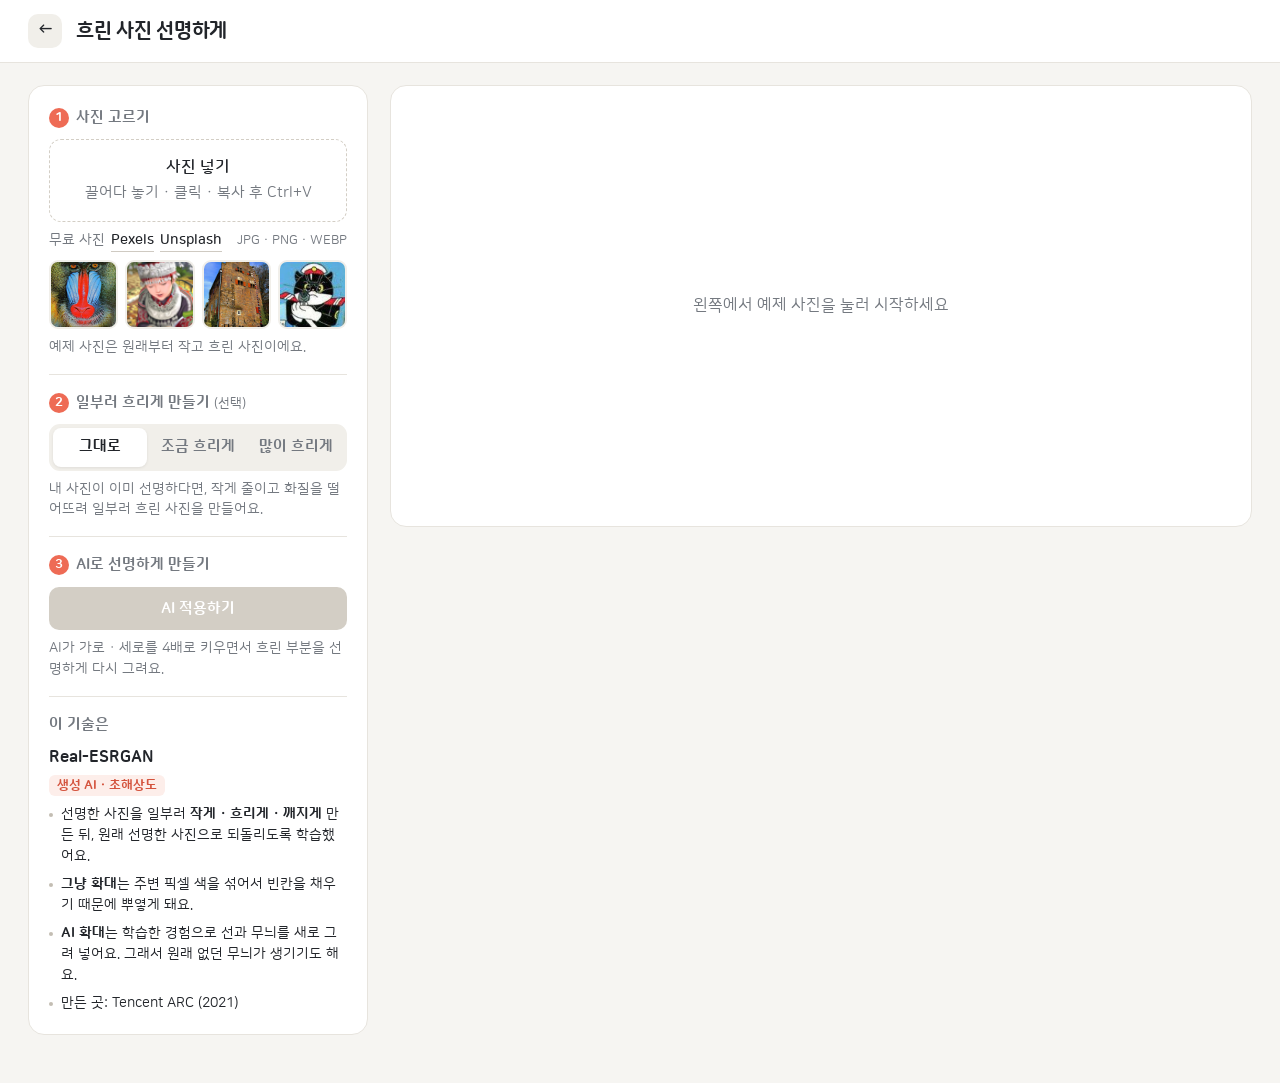
<file: upscale.html>
<!doctype html>
<html lang="ko">
<head>
<meta charset="utf-8">
<meta name="viewport" content="width=device-width, initial-scale=1">
<title>흐린 사진 선명하게</title>
<link rel="stylesheet" href="assets/css/style.css">
<style>
  .step { display: inline-grid; place-items: center; width: 20px; height: 20px; border-radius: 50%; background: var(--accent); color: #fff; font-size: 12.5px; margin-right: 7px; vertical-align: 1px; }
  .opt { font-weight: 400; font-size: 13px; }
  #preView { image-rendering: auto; max-height: none; }
</style>
</head>
<body>
<header class="top"><a class="back" href="index.html" title="처음으로">←</a><h1>흐린 사진 선명하게</h1></header>

<main class="page">
  <aside class="side">
    <section>
      <h2><span class="step">1</span>사진 고르기</h2>
      <div id="picker"></div>
      <p class="small" style="margin:8px 0 0">예제 사진은 원래부터 작고 흐린 사진이에요.</p>
    </section>
    <section>
      <h2><span class="step">2</span>일부러 흐리게 만들기 <span class="opt">(선택)</span></h2>
      <div class="tabs" id="blurSel">
        <button class="on" data-k="0" type="button">그대로</button>
        <button data-k="1" type="button">조금 흐리게</button>
        <button data-k="2" type="button">많이 흐리게</button>
      </div>
      <p class="small" style="margin:8px 0 0">내 사진이 이미 선명하다면, 작게 줄이고 화질을 떨어뜨려 일부러 흐린 사진을 만들어요.</p>
    </section>
    <section>
      <h2><span class="step">3</span>AI로 선명하게 만들기</h2>
      <button class="btn block" id="go" type="button" disabled>AI 적용하기</button>
      <p class="small" style="margin:8px 0 0">AI가 가로 · 세로를 4배로 키우면서 흐린 부분을 선명하게 다시 그려요.</p>
    </section>
    <section class="about">
      <h2>이 기술은</h2>
      <div class="name">Real-ESRGAN</div>
      <span class="field">생성 AI · 초해상도</span>
      <ul>
        <li>선명한 사진을 일부러 <b>작게 · 흐리게 · 깨지게</b> 만든 뒤, 원래 선명한 사진으로 되돌리도록 학습했어요.</li>
        <li><b>그냥 확대</b>는 주변 픽셀 색을 섞어서 빈칸을 채우기 때문에 뿌옇게 돼요.</li>
        <li><b>AI 확대</b>는 학습한 경험으로 선과 무늬를 새로 그려 넣어요. 그래서 원래 없던 무늬가 생기기도 해요.</li>
        <li>만든 곳: Tencent ARC (2021)</li>
      </ul>
    </section>
  </aside>

  <section class="main">
    <div class="error" id="err"></div>
    <div class="stage" id="stage">
      <div class="status" id="status"></div>
      <div class="empty" id="empty">왼쪽에서 예제 사진을 눌러 시작하세요</div>
      <div id="pre" hidden>
        <canvas class="view" id="preView"></canvas>
        <p class="small" style="text-align:center;margin:10px 0 0" id="preInfo"></p>
      </div>
      <div id="out" hidden>
        <div id="cmp"></div>
        <p class="small" style="text-align:center;margin:10px 0 0">가운데 막대를 좌우로 끌어서 비교해 보세요.</p>
      </div>
    </div>
  </section>
</main>

<script src="lib/ort/ort.wasm.min.js"></script>
<script src="assets/js/common.js"></script>
<script>
(async function () {
  const MODEL = "models/realesr-general-x4v3.onnx"; // Real-ESRGAN (general x4v3)
  const MAX = 240; // AI에 넣는 사진의 최대 크기 (긴 쪽). 크면 오래 걸림
  const BLUR = [null, { side: 150, q: 0.6 }, { side: 90, q: 0.35 }];
  const $ = AI.$;
  $("#picker").innerHTML = AI.pickerHTML();
  const err = AI.errorBox($("#err"));
  const loader = AI.loader($("#stage"));
  const cmp = AI.compare($("#cmp"));
  let model = null, src = null, small = null, plain = null, aiOut = null, blur = 0, shrunk = false;

  async function getModel() {
    if (model) return model;
    loader.show("AI 모델 불러오는 중", "5MB", 0);
    model = await AI.loadModel(MODEL, (p) => loader.progress(p));
    return model;
  }
  function resize(c, w, h) {
    const o = document.createElement("canvas"); o.width = w; o.height = h;
    const g = o.getContext("2d"); g.imageSmoothingQuality = "high";
    g.drawImage(c, 0, 0, w, h);
    return o;
  }
  const fit = (c, side) => {
    const r = Math.min(1, side / Math.max(c.width, c.height));
    return r < 1 ? resize(c, Math.max(8, Math.round(c.width * r)), Math.max(8, Math.round(c.height * r))) : c;
  };
  const jpeg = (c, q) => new Promise((res) => c.toBlob(async (b) => res(await AI.blobToCanvas(b, 4096)), "image/jpeg", q));

  async function esrgan(m, c) {
    const w = c.width, h = c.height, n = w * h;
    const px = c.getContext("2d", { willReadFrequently: true }).getImageData(0, 0, w, h).data;
    const x = new Float32Array(3 * n);
    for (let i = 0; i < n; i++) { x[i] = px[i * 4] / 255; x[n + i] = px[i * 4 + 1] / 255; x[2 * n + i] = px[i * 4 + 2] / 255; }
    const feeds = {}; feeds[m.inputNames[0]] = new ort.Tensor("float32", x, [1, 3, h, w]);
    const out = (await m.run(feeds))[m.outputNames[0]];
    const [, , H, W] = out.dims, N = W * H, y = out.data;
    const o = document.createElement("canvas"); o.width = W; o.height = H;
    const g = o.getContext("2d"), im = g.createImageData(W, H);
    for (let i = 0; i < N; i++) {
      for (let k = 0; k < 3; k++) im.data[i * 4 + k] = Math.max(0, Math.min(255, Math.round(y[k * N + i] * 255)));
      im.data[i * 4 + 3] = 255;
    }
    g.putImageData(im, 0, 0);
    return o;
  }

  // 1·2단계 : AI에 넣을 사진 준비하고 보여 주기
  async function prepare() {
    if (!src) return;
    err.hide();
    shrunk = Math.max(src.width, src.height) > MAX;
    small = fit(src, MAX);
    if (BLUR[blur]) small = await jpeg(fit(src, BLUR[blur].side), BLUR[blur].q);
    // 화면에 보이는 크기는 '그대로'일 때와 같게 (흐리게 만들어도 크기는 그대로, 흐려진 것만 보이게)
    const base = fit(src, MAX);
    plain = resize(small, base.width * 4, base.height * 4); // 그냥 확대
    aiOut = null;
    const v = $("#preView");
    v.width = plain.width; v.height = plain.height;
    v.getContext("2d").drawImage(plain, 0, 0);
    $("#empty").hidden = true; $("#out").hidden = true; $("#pre").hidden = false;
    const avail = $("#pre").clientWidth || 800, vh = window.innerHeight * 0.68;
    v.style.width = Math.min(avail, plain.width * (vh / plain.height)) + "px";
    $("#preInfo").innerHTML = `AI에 넣을 사진이에요 (${small.width}×${small.height}).` +
      (shrunk && !BLUR[blur] ? " 사진이 커서 긴 쪽을 " + MAX + "px로 줄였어요." : "") + "<br>왼쪽 <b>3</b>번 버튼을 누르세요.";
    $("#status").innerHTML = `<span class="pill">${small.width}×${small.height}</span>`;
    $("#go").disabled = false;
  }

  // 3단계 : AI로 4배 키우기
  async function run() {
    if (!small) return;
    err.hide();
    try {
      const m = await getModel();
      loader.show("AI가 사진을 선명하게 만드는 중", `${small.width}×${small.height} → ${small.width * 4}×${small.height * 4}`);
      await AI.nextFrame(); await AI.sleep(30);
      const t0 = performance.now();
      aiOut = await esrgan(m, small);
      const ms = performance.now() - t0;
      loader.hide();
      $("#pre").hidden = true; $("#out").hidden = false;
      show();
      $("#status").innerHTML = `<span class="pill accent">${small.width}×${small.height} → ${aiOut.width}×${aiOut.height}</span><span class="pill">${(ms / 1000).toFixed(1)}초</span>`;
    } catch (e) {
      console.error(e); loader.hide();
      err.show("실행 중 문제가 생겼어요: " + (e.message || e));
    }
  }
  const show = () => aiOut && cmp.set(plain, aiOut.width === plain.width ? aiOut : resize(aiOut, plain.width, plain.height), "그냥 확대", "AI 적용");
  AI.$$("#blurSel button").forEach((b) => b.addEventListener("click", () => {
    AI.$$("#blurSel button").forEach((x) => x.classList.toggle("on", x === b));
    blur = +b.dataset.k; prepare();
  }));
  $("#go").addEventListener("click", run);
  window.addEventListener("resize", show);

  AI.setupPicker({
    drop: $("#drop"), samplesEl: $("#samples"), maxSide: 2000,
    samples: [
      { src: "assets/samples/upscale/baboon.png", label: "맨드릴 (123×120)" },
      { src: "assets/samples/upscale/comic.png", label: "만화 그림 (60×90)" },
      { src: "assets/samples/upscale/tower.png", label: "벽돌 건물 (168×240)" },
      { src: "assets/samples/upscale/cat_cartoon.png", label: "고양이 캐릭터 (179×179)" },
    ],
    onImage: async (c) => { src = c; await prepare(); },
    onError: (m) => err.show(m),
  });
})();
</script>
</body>
</html>
</file>
<file: assets/css/style.css>
/* AI 체험 - 공통 스타일 */
@font-face { font-family: "NanumSquareRound"; font-weight: 400; font-display: swap; src: url("../fonts/NanumSquareRoundR.woff2") format("woff2"); }
@font-face { font-family: "NanumSquareRound"; font-weight: 700; font-display: swap; src: url("../fonts/NanumSquareRoundB.woff2") format("woff2"); }
@font-face { font-family: "NanumSquareRound"; font-weight: 800; font-display: swap; src: url("../fonts/NanumSquareRoundEB.woff2") format("woff2"); }

:root {
  --bg: #f6f5f2;
  --card: #ffffff;
  --text: #22252a;
  --muted: #747980;
  --line: #e7e4de;
  --soft: #f1efea;
  --accent: #ee6b55;
  --accent-dark: #d4533d;
  --accent-soft: #fdeeea;
  font-family: "NanumSquareRound", "Malgun Gothic", "맑은 고딕", "Apple SD Gothic Neo", sans-serif;
}
* { box-sizing: border-box; }
[hidden] { display: none !important; }
html, body { margin: 0; }
body { background: var(--bg); color: var(--text); font-size: 16px; line-height: 1.55; -webkit-font-smoothing: antialiased; }
a { color: var(--accent-dark); }
canvas, video, img { max-width: 100%; }
button, input, select { font: inherit; color: inherit; }

/* 상단 */
header.top { display: flex; align-items: center; gap: 14px; padding: 14px 28px; background: var(--card); border-bottom: 1px solid var(--line); position: sticky; top: 0; z-index: 20; }
header.top .back { display: grid; place-items: center; width: 34px; height: 34px; border-radius: 10px; background: var(--soft); color: var(--text); text-decoration: none; font-weight: 800; font-size: 18px; }
header.top .back:hover { background: var(--accent-soft); color: var(--accent-dark); }
header.top h1 { margin: 0; font-size: 20px; font-weight: 800; letter-spacing: -0.3px; }

/* 배치 : 왼쪽 조작 / 오른쪽 결과 */
.page { max-width: 1280px; margin: 0 auto; padding: 22px 28px 48px; display: grid; grid-template-columns: 340px minmax(0, 1fr); gap: 22px; align-items: start; }
@media (max-width: 960px) { .page { grid-template-columns: 1fr; } }
.side { background: var(--card); border: 1px solid var(--line); border-radius: 16px; padding: 4px 20px; }
.side section { padding: 16px 0; }
.side section + section { border-top: 1px solid var(--line); }
.side h2 { margin: 0 0 10px; font-size: 15px; font-weight: 800; color: var(--muted); }
.main { min-width: 0; }

/* 사진 넣기 */
.drop { border: 1.5px dashed #d3cec5; border-radius: 12px; padding: 16px 12px; text-align: center; cursor: pointer; transition: .15s; font-size: 14.5px; color: var(--muted); }
.drop b { display: block; color: var(--text); font-size: 15.5px; margin-bottom: 2px; }
.drop:hover, .drop.over { border-color: var(--accent); background: var(--accent-soft); }
.samples { display: grid; grid-template-columns: repeat(4, 1fr); gap: 7px; margin-top: 8px; }
.samples:empty { display: none; }
.samples button { padding: 0; border: 2px solid transparent; border-radius: 9px; overflow: hidden; cursor: pointer; background: var(--soft); aspect-ratio: 1; }
.samples button:hover, .samples button.on { border-color: var(--accent); }
.samples img { width: 100%; height: 100%; object-fit: cover; display: block; }
.links { margin-top: 8px; font-size: 13.5px; color: var(--muted); display: flex; align-items: baseline; flex-wrap: wrap; gap: 0 2px; }
.links .fmt { margin-left: auto; font-size: 12.5px; }
.links a { color: var(--text); font-weight: 700; text-decoration: none; border-bottom: 1px solid #cfcac2; margin-left: 4px; }
.links a:hover { color: var(--accent-dark); border-color: var(--accent); }

/* 버튼 */
.btn { display: inline-flex; align-items: center; justify-content: center; gap: 6px; border: 0; border-radius: 10px; padding: 10px 16px; background: var(--accent); color: #fff; font-weight: 800; cursor: pointer; font-size: 15px; transition: .15s; text-decoration: none; }
.btn:hover { background: var(--accent-dark); }
.btn:disabled { background: #d3cec5; cursor: not-allowed; }
.btn.ghost { background: var(--soft); color: var(--text); }
.btn.ghost:hover { background: #e6e2da; }
.btn.block { width: 100%; }
.row { display: flex; gap: 8px; flex-wrap: wrap; align-items: center; }

/* 탭 */
.tabs { display: flex; gap: 4px; background: var(--soft); padding: 4px; border-radius: 11px; }
.tabs button { flex: 1; white-space: nowrap; border: 0; background: transparent; padding: 8px 6px; border-radius: 8px; font-weight: 800; cursor: pointer; color: var(--muted); font-size: 14.5px; }
.tabs button.on { background: var(--card); color: var(--text); box-shadow: 0 1px 3px rgba(0,0,0,.08); }

/* 슬라이더 */
.ctrl + .ctrl { margin-top: 12px; }
.ctrl label { display: flex; justify-content: space-between; font-weight: 700; font-size: 14.5px; }
.ctrl label b { color: var(--accent-dark); font-variant-numeric: tabular-nums; }
.ctrl input[type=range] { width: 100%; accent-color: var(--accent); margin: 4px 0 0; }
.ctrl .ends { display: flex; justify-content: space-between; font-size: 12.5px; color: var(--muted); }
.check { display: flex; gap: 8px; align-items: center; font-size: 14.5px; font-weight: 700; cursor: pointer; margin-top: 10px; }
.check input { accent-color: var(--accent); width: 16px; height: 16px; }

/* 이 기술은 (사용한 AI 설명) */
.about p { margin: 0 0 8px; font-size: 14px; color: var(--muted); }
.about .name { font-size: 15.5px; font-weight: 800; color: var(--text); margin-bottom: 2px; }
.about .field { display: inline-block; font-size: 12.5px; font-weight: 800; color: var(--accent-dark); background: var(--accent-soft); border-radius: 6px; padding: 1px 8px; margin-bottom: 8px; }
.about ul { margin: 0; padding: 0; list-style: none; display: grid; gap: 7px; font-size: 14px; line-height: 1.5; }
.about li { position: relative; padding-left: 12px; }
.about li::before { content: ""; position: absolute; left: 0; top: .62em; width: 4px; height: 4px; border-radius: 50%; background: #c3bdb3; }
.about b { font-weight: 800; }

/* 결과 영역 */
.stage { background: var(--card); border: 1px solid var(--line); border-radius: 16px; padding: 16px; min-height: 440px; position: relative; }
.stage canvas.view, .stage video.view { display: block; margin: 0 auto; border-radius: 8px; max-height: 70vh; width: auto; }
.empty { display: grid; place-items: center; min-height: 408px; color: var(--muted); font-size: 15.5px; text-align: center; }
.status { display: flex; gap: 8px; flex-wrap: wrap; margin-bottom: 12px; }
.status:empty { display: none; }
.pill { padding: 4px 11px; border-radius: 999px; background: var(--soft); font-size: 13.5px; font-weight: 700; }
.pill.accent { background: var(--accent-soft); color: var(--accent-dark); }
.card { background: var(--card); border: 1px solid var(--line); border-radius: 16px; padding: 18px 20px; margin-top: 16px; }
.card h3 { margin: 0 0 10px; font-size: 16px; font-weight: 800; }
.small { font-size: 13.5px; color: var(--muted); }
.error { background: #fff2f0; border: 1px solid #f5c4bb; color: #9b2c1c; border-radius: 12px; padding: 10px 14px; font-size: 14.5px; margin-bottom: 12px; display: none; }
.error.show { display: block; }

/* 로딩 */
.loading { position: absolute; inset: 0; background: rgba(255,255,255,.9); border-radius: 16px; display: none; place-items: center; z-index: 5; text-align: center; }
.loading.show { display: grid; }
.loading .msg { font-weight: 800; font-size: 16px; }
.loading .sub { color: var(--muted); font-size: 13.5px; margin-top: 2px; }
.bar { width: 240px; height: 6px; background: #eeeae3; border-radius: 99px; overflow: hidden; margin: 12px auto 0; }
.bar i { display: block; height: 100%; width: 0; background: var(--accent); transition: width .2s; }
.spin { width: 30px; height: 30px; border: 3px solid #eeeae3; border-top-color: var(--accent); border-radius: 50%; animation: spin .8s linear infinite; margin: 0 auto 12px; }
@keyframes spin { to { transform: rotate(360deg); } }

/* 확률 막대 */
.bars { display: grid; gap: 9px; }
.bars .it { display: grid; grid-template-columns: 1fr 60px; gap: 3px 10px; align-items: center; }
.bars .name { font-weight: 700; font-size: 15px; overflow: hidden; text-overflow: ellipsis; white-space: nowrap; }
.bars .name small { color: var(--muted); font-weight: 400; margin-left: 6px; }
.bars .val { text-align: right; font-weight: 800; font-variant-numeric: tabular-nums; font-size: 15px; }
.bars .track { grid-column: 1 / -1; height: 8px; background: var(--soft); border-radius: 99px; overflow: hidden; }
.bars .track i { display: block; height: 100%; background: #cbc6bd; border-radius: 99px; transition: width .3s; }
.bars .it.top .track i { background: var(--accent); }

/* 표 */
table.list { width: 100%; border-collapse: collapse; font-size: 14.5px; }
table.list th { text-align: left; color: var(--muted); font-weight: 700; border-bottom: 1px solid var(--line); padding: 6px 4px; }
table.list td { border-bottom: 1px solid #f0ede7; padding: 6px 4px; font-variant-numeric: tabular-nums; }

/* 전후 비교 (막대 끌기) */
.cmp { position: relative; margin: 0 auto; user-select: none; touch-action: none; cursor: ew-resize; border-radius: 8px; overflow: hidden; max-width: 100%; }
.cmp canvas { display: block; width: 100%; height: auto; }
.cmp .over { position: absolute; inset: 0; }
.cmp .line { position: absolute; top: 0; bottom: 0; width: 2px; background: #fff; box-shadow: 0 0 0 1px rgba(0,0,0,.2); transform: translateX(-1px); pointer-events: none; }
.cmp .knob { position: absolute; top: 50%; width: 36px; height: 36px; margin: -18px 0 0 -18px; border-radius: 50%; background: #fff; box-shadow: 0 2px 8px rgba(0,0,0,.25); display: grid; place-items: center; font-weight: 800; color: var(--accent-dark); pointer-events: none; font-size: 14px; }
.cmp .tag { position: absolute; top: 10px; padding: 3px 10px; border-radius: 999px; background: rgba(0,0,0,.55); color: #fff; font-size: 13px; font-weight: 800; pointer-events: none; }
.cmp .tag.l { left: 10px; } .cmp .tag.r { right: 10px; background: var(--accent); }
.pixel { image-rendering: pixelated; }

/* 첫 화면 */
.home { max-width: 1180px; margin: 0 auto; padding: 44px 28px 56px; }
.home .head { display: flex; align-items: baseline; justify-content: space-between; gap: 16px; flex-wrap: wrap; margin-bottom: 22px; }
.home h1 { font-size: 34px; margin: 0; letter-spacing: -0.8px; font-weight: 800; }
.home .lead { color: var(--muted); margin: 0; font-size: 16.5px; }
.menu { display: grid; grid-template-columns: repeat(3, 1fr); gap: 18px; }
@media (max-width: 1000px) { .menu { grid-template-columns: repeat(2, 1fr); } }
@media (max-width: 640px) { .menu { grid-template-columns: 1fr; } }
.menu a { display: block; background: var(--card); border: 1px solid var(--line); border-radius: 16px; overflow: hidden; text-decoration: none; color: var(--text); transition: .15s; }
.menu a:hover { border-color: var(--accent); transform: translateY(-2px); box-shadow: 0 6px 20px rgba(0,0,0,.06); }
.menu img { display: block; width: 100%; aspect-ratio: 16 / 9; object-fit: cover; background: var(--soft); }
.menu .txt { padding: 14px 18px 18px; }
.menu h2 { margin: 0 0 4px; font-size: 19px; font-weight: 800; letter-spacing: -0.3px; }
.menu p { margin: 0; color: var(--muted); font-size: 14.5px; }
</file>
